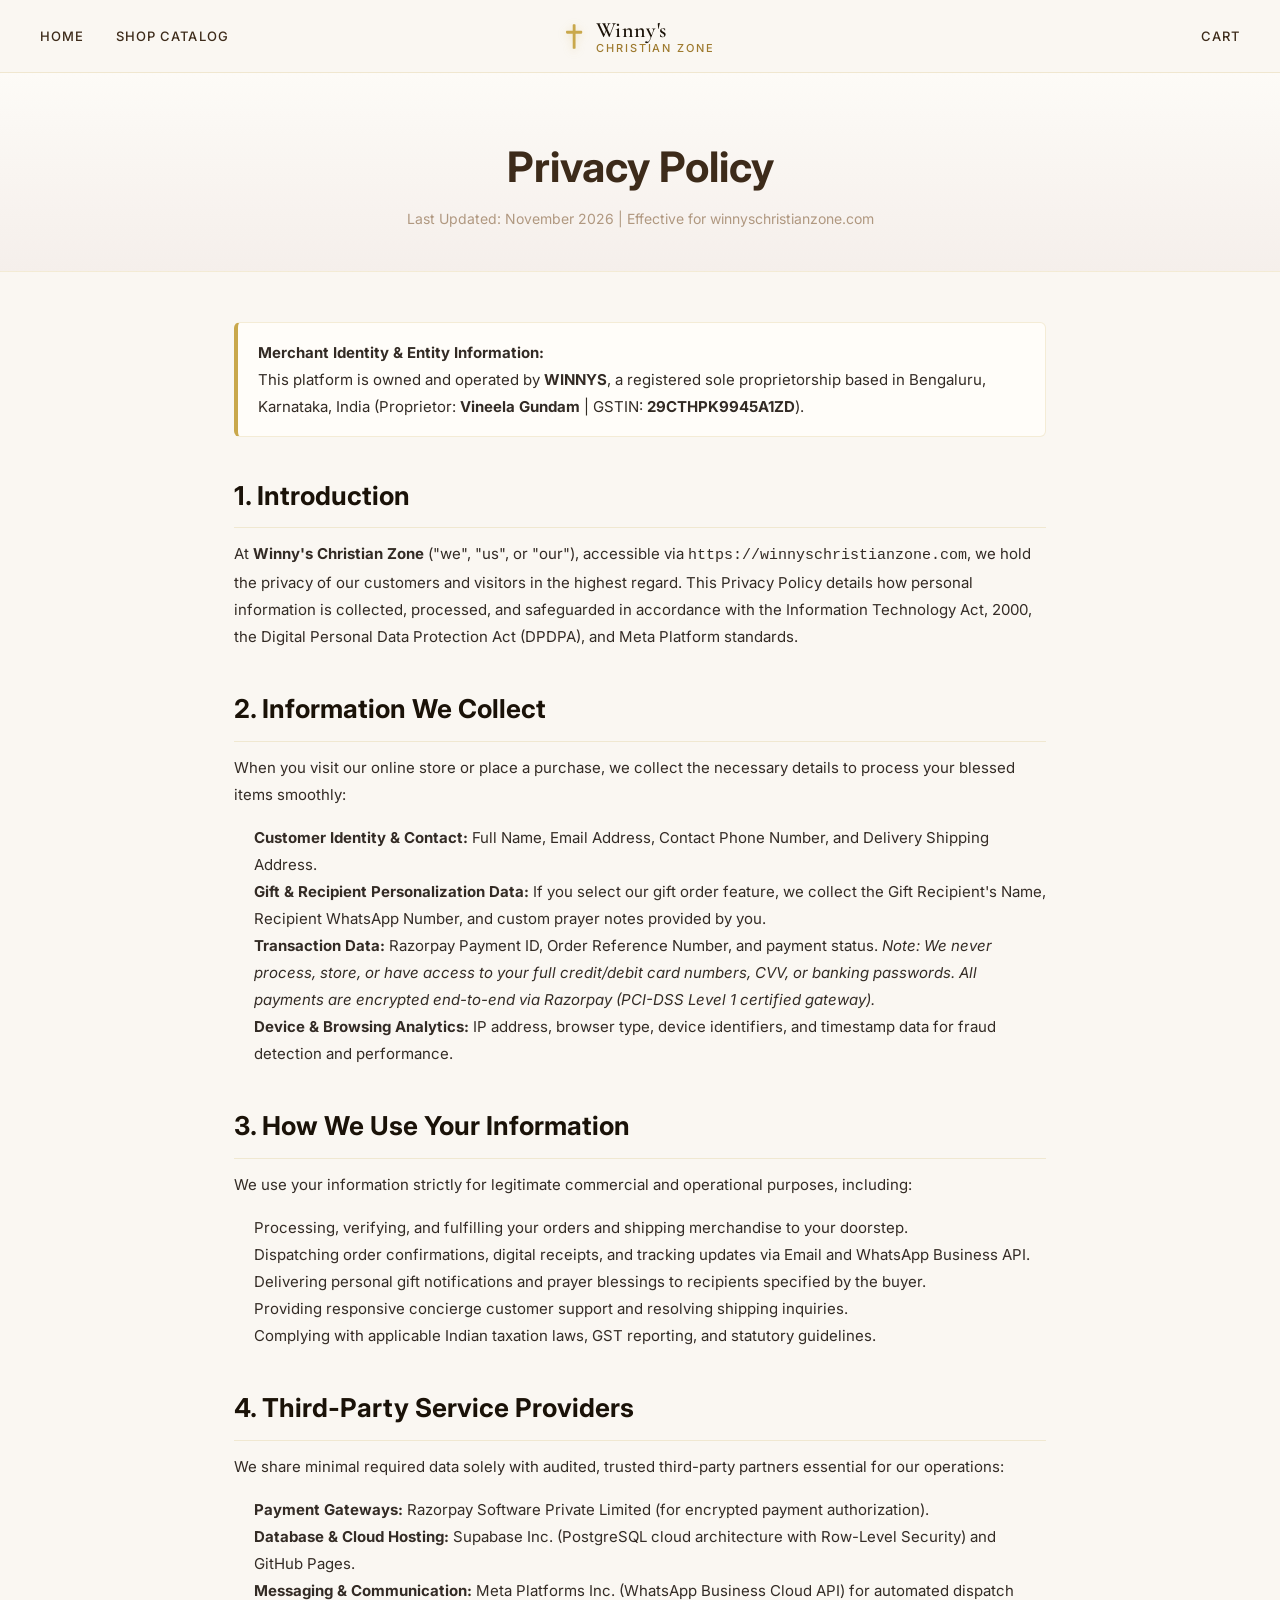
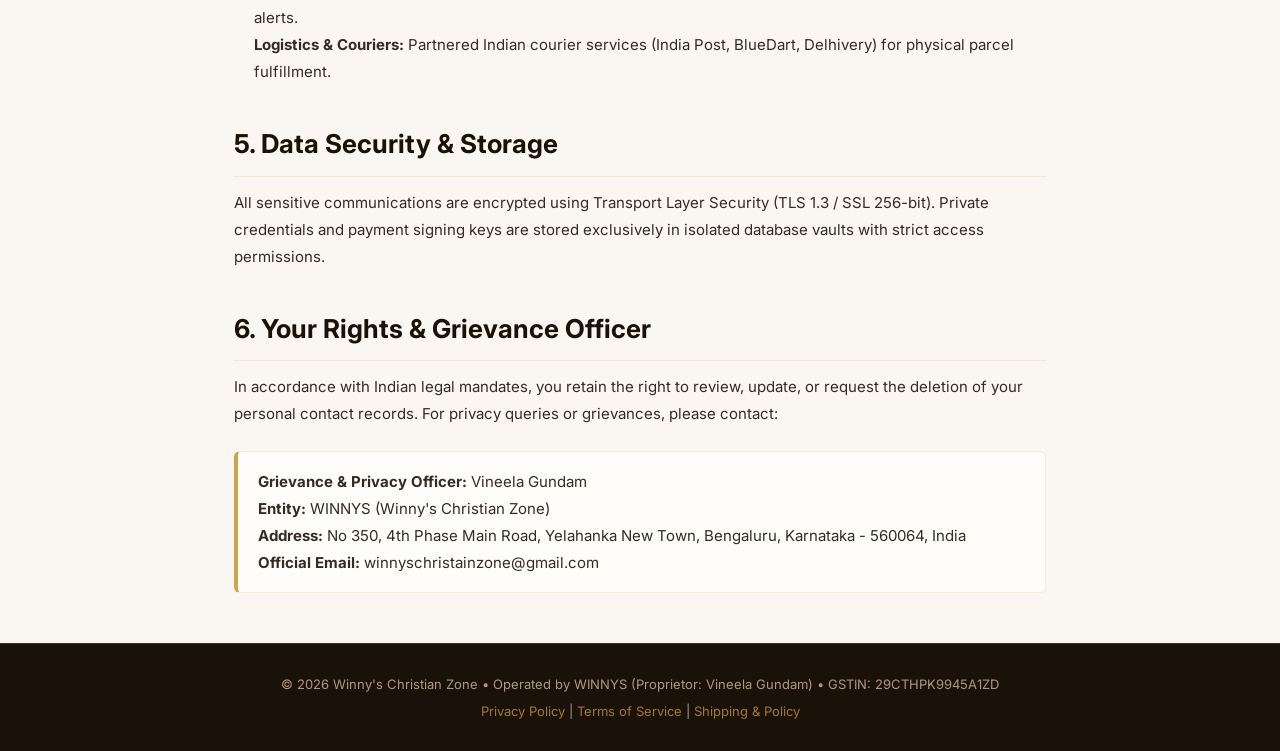
<file: privacy.html>
<!DOCTYPE html>
<html lang="en">
<head>
  <meta charset="UTF-8" />
  <meta name="viewport" content="width=device-width, initial-scale=1.0" />
  <title>Privacy Policy | Winny's Christian Zone</title>
  <link rel="preconnect" href="https://fonts.googleapis.com" />
  <link rel="preconnect" href="https://fonts.gstatic.com" crossorigin />
  <link href="https://fonts.googleapis.com/css2?family=Cormorant+Garamond:ital,wght@0,300;0,400;0,500;0,600;0,700;1,300;1,400;1,500&family=Inter:wght@300;400;500;600&family=Sacramento&display=swap" rel="stylesheet" />
  <link rel="stylesheet" href="style.css?v=3.9" />
  <style>
    .legal-page-hero {
      background: linear-gradient(180deg, #FDFBF7 0%, #F5EFEB 100%);
      padding: 60px 0 40px;
      border-bottom: 1px solid var(--border);
      text-align: center;
    }
    .legal-content {
      max-width: 860px;
      margin: 50px auto;
      padding: 0 24px;
      line-height: 1.8;
      color: #332B25;
      font-size: 15px;
    }
    .legal-content h2 {
      font-family: var(--font-serif);
      font-size: 26px;
      color: var(--dark);
      margin: 36px 0 12px;
      border-bottom: 1px solid var(--border);
      padding-bottom: 8px;
    }
    .legal-content h3 {
      font-size: 17px;
      color: var(--gold-dark);
      margin: 20px 0 8px;
    }
    .legal-content p, .legal-content ul {
      margin-bottom: 16px;
    }
    .legal-content ul {
      padding-left: 20px;
    }
    .legal-badge-card {
      background: #FFFDF9;
      border: 1px solid var(--border);
      border-left: 4px solid var(--gold);
      padding: 16px 20px;
      border-radius: 6px;
      margin: 24px 0;
    }
  </style>
</head>
<body>
  <header class="header" id="header">
    <div class="header-inner">
      <nav class="nav-left">
        <a href="index.html" class="nav-link">Home</a>
        <a href="collections.html" class="nav-link">Shop Catalog</a>
      </nav>
      <a href="index.html" class="logo">
        <span class="logo-cross"><svg class="cross-icon" viewBox="0 0 20 26" fill="currentColor" xmlns="http://www.w3.org/2000/svg"><path d="M8.5 1C8.5 0.45 8.95 0 9.5 0H10.5C11.05 0 11.5 0.45 11.5 1V7H17.5C18.05 7 18.5 7.45 18.5 8V9C18.5 9.55 18.05 10 17.5 10H11.5V25C11.5 25.55 11.05 26 10.5 26H9.5C8.95 26 8.5 25.55 8.5 25V10H2.5C1.95 10 1.5 9.55 1.5 9V8C1.5 7.45 1.95 7 2.5 7H8.5V1Z"/></svg></span>
        <div class="logo-text">
          <span class="logo-name">Winny's</span>
          <span class="logo-sub">Christian Zone</span>
        </div>
      </a>
      <nav class="nav-right">
        <a href="cart.html" class="nav-link">Cart</a>
      </nav>
    </div>
  </header>

  <div class="legal-page-hero">
    <div class="container">
      <h1 class="page-title" style="font-family: var(--font-serif); font-size: 42px; margin-bottom: 8px;">Privacy Policy</h1>
      <p style="color: var(--text-muted); font-size: 14px;">Last Updated: November 2026 | Effective for winnyschristianzone.com</p>
    </div>
  </div>

  <main class="legal-content">
    <div class="legal-badge-card">
      <strong>Merchant Identity & Entity Information:</strong><br/>
      This platform is owned and operated by <strong>WINNYS</strong>, a registered sole proprietorship based in Bengaluru, Karnataka, India (Proprietor: <strong>Vineela Gundam</strong> | GSTIN: <strong>29CTHPK9945A1ZD</strong>).
    </div>

    <h2>1. Introduction</h2>
    <p>At <strong>Winny's Christian Zone</strong> ("we", "us", or "our"), accessible via <code>https://winnyschristianzone.com</code>, we hold the privacy of our customers and visitors in the highest regard. This Privacy Policy details how personal information is collected, processed, and safeguarded in accordance with the Information Technology Act, 2000, the Digital Personal Data Protection Act (DPDPA), and Meta Platform standards.</p>

    <h2>2. Information We Collect</h2>
    <p>When you visit our online store or place a purchase, we collect the necessary details to process your blessed items smoothly:</p>
    <ul>
      <li><strong>Customer Identity & Contact:</strong> Full Name, Email Address, Contact Phone Number, and Delivery Shipping Address.</li>
      <li><strong>Gift & Recipient Personalization Data:</strong> If you select our gift order feature, we collect the Gift Recipient's Name, Recipient WhatsApp Number, and custom prayer notes provided by you.</li>
      <li><strong>Transaction Data:</strong> Razorpay Payment ID, Order Reference Number, and payment status. <em>Note: We never process, store, or have access to your full credit/debit card numbers, CVV, or banking passwords. All payments are encrypted end-to-end via Razorpay (PCI-DSS Level 1 certified gateway).</em></li>
      <li><strong>Device & Browsing Analytics:</strong> IP address, browser type, device identifiers, and timestamp data for fraud detection and performance.</li>
    </ul>

    <h2>3. How We Use Your Information</h2>
    <p>We use your information strictly for legitimate commercial and operational purposes, including:</p>
    <ul>
      <li>Processing, verifying, and fulfilling your orders and shipping merchandise to your doorstep.</li>
      <li>Dispatching order confirmations, digital receipts, and tracking updates via Email and WhatsApp Business API.</li>
      <li>Delivering personal gift notifications and prayer blessings to recipients specified by the buyer.</li>
      <li>Providing responsive concierge customer support and resolving shipping inquiries.</li>
      <li>Complying with applicable Indian taxation laws, GST reporting, and statutory guidelines.</li>
    </ul>

    <h2>4. Third-Party Service Providers</h2>
    <p>We share minimal required data solely with audited, trusted third-party partners essential for our operations:</p>
    <ul>
      <li><strong>Payment Gateways:</strong> Razorpay Software Private Limited (for encrypted payment authorization).</li>
      <li><strong>Database & Cloud Hosting:</strong> Supabase Inc. (PostgreSQL cloud architecture with Row-Level Security) and GitHub Pages.</li>
      <li><strong>Messaging & Communication:</strong> Meta Platforms Inc. (WhatsApp Business Cloud API) for automated dispatch alerts.</li>
      <li><strong>Logistics & Couriers:</strong> Partnered Indian courier services (India Post, BlueDart, Delhivery) for physical parcel fulfillment.</li>
    </ul>

    <h2>5. Data Security & Storage</h2>
    <p>All sensitive communications are encrypted using Transport Layer Security (TLS 1.3 / SSL 256-bit). Private credentials and payment signing keys are stored exclusively in isolated database vaults with strict access permissions.</p>

    <h2>6. Your Rights & Grievance Officer</h2>
    <p>In accordance with Indian legal mandates, you retain the right to review, update, or request the deletion of your personal contact records. For privacy queries or grievances, please contact:</p>
    <div class="legal-badge-card">
      <strong>Grievance & Privacy Officer:</strong> Vineela Gundam<br/>
      <strong>Entity:</strong> WINNYS (Winny's Christian Zone)<br/>
      <strong>Address:</strong> No 350, 4th Phase Main Road, Yelahanka New Town, Bengaluru, Karnataka - 560064, India<br/>
      <strong>Official Email:</strong> <a href="mailto:winnyschristainzone@gmail.com">winnyschristainzone@gmail.com</a>
    </div>
  </main>

  <footer class="footer">
    <div class="container" style="text-align: center; padding: 30px 0; font-size: 13px; color: var(--text-muted); border-top: 1px solid var(--border);">
      <p>&copy; 2026 Winny's Christian Zone &bull; Operated by WINNYS (Proprietor: Vineela Gundam) &bull; GSTIN: 29CTHPK9945A1ZD</p>
      <p style="margin-top: 6px;"><a href="privacy.html" style="color:var(--gold-dark);">Privacy Policy</a> | <a href="terms.html" style="color:var(--gold-dark);">Terms of Service</a> | <a href="shipping-returns.html" style="color:var(--gold-dark);">Shipping &amp; Policy</a></p>
    </div>
  </footer>
</body>
</html>
</file>
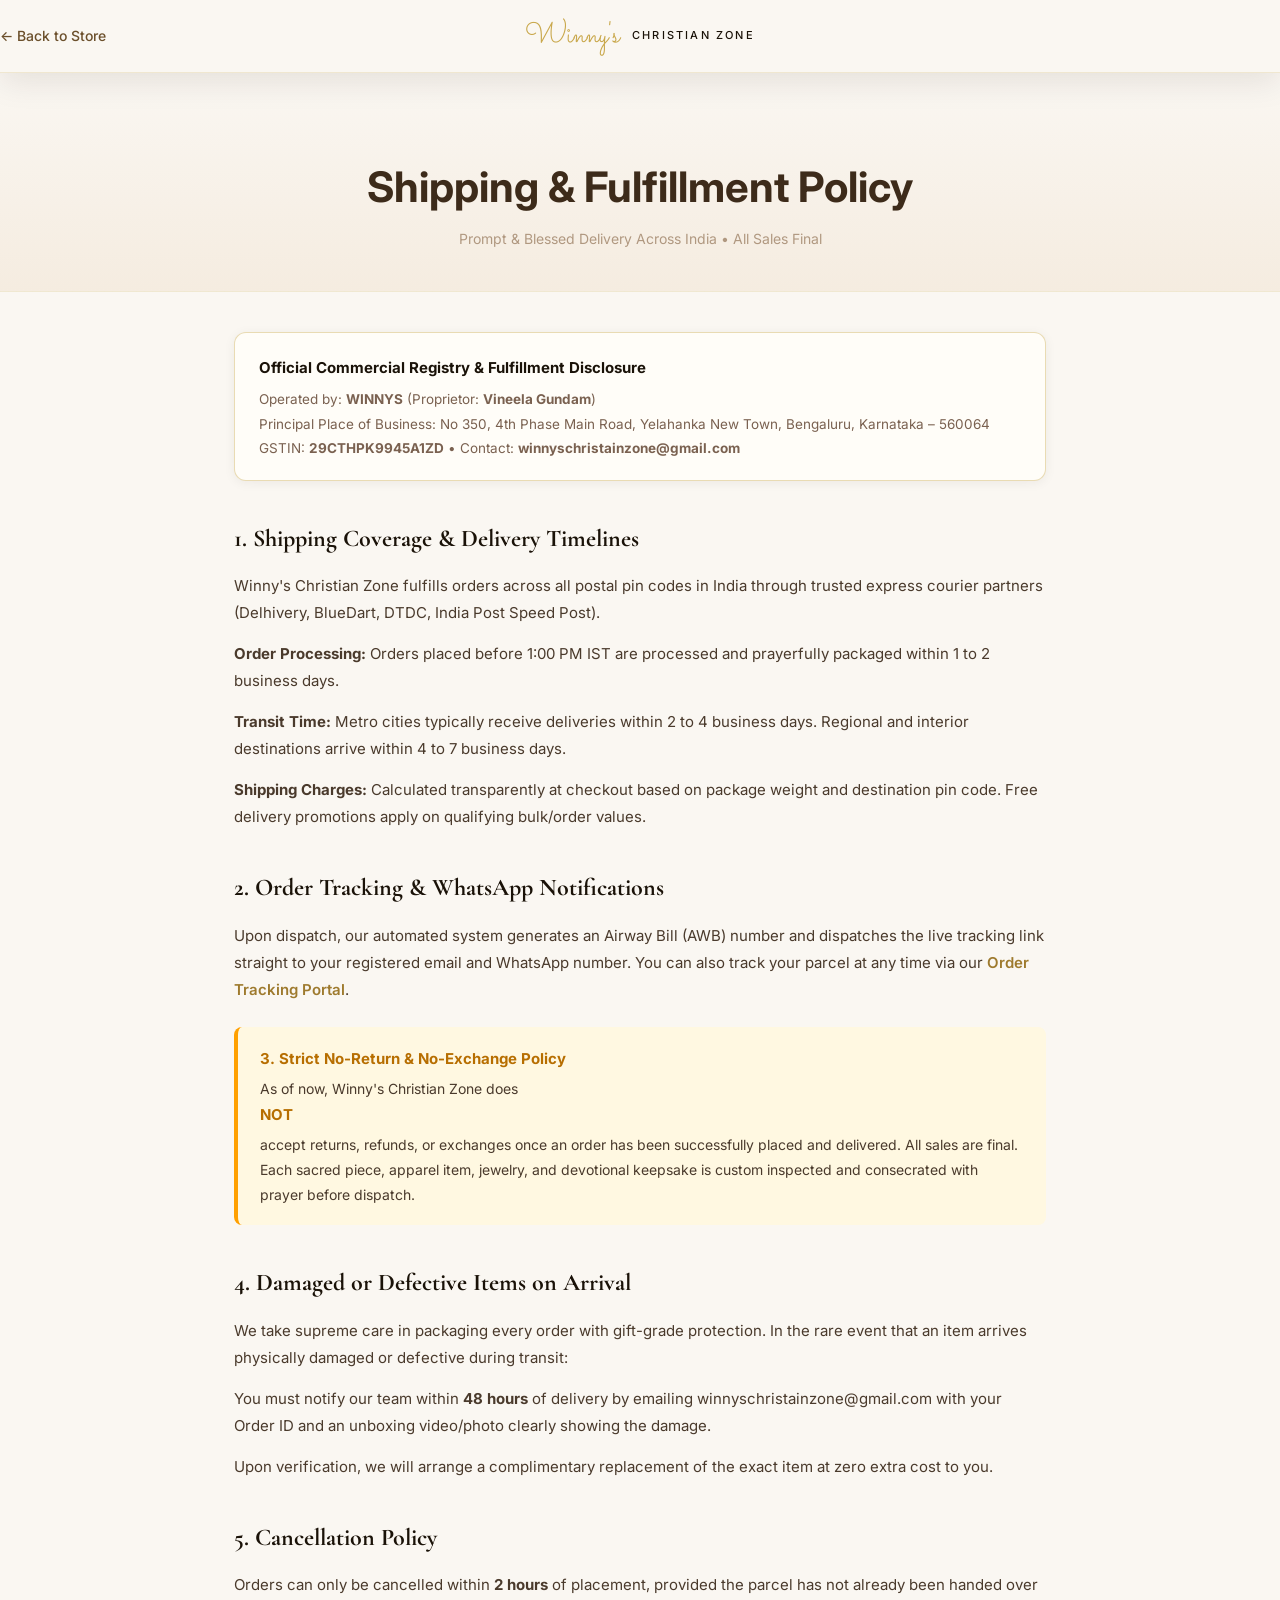
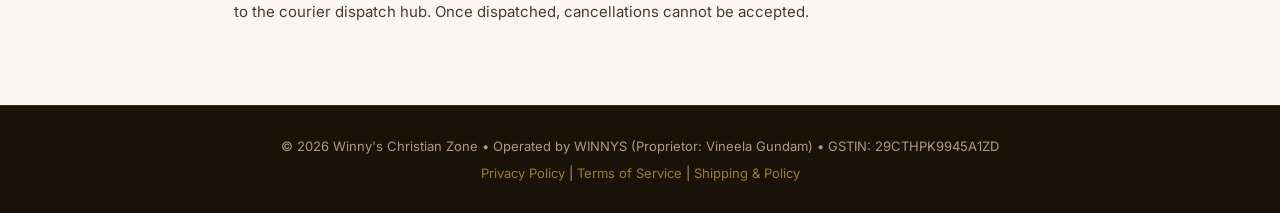
<file: shipping-returns.html>
<!DOCTYPE html>
<html lang="en">
<head>
  <meta charset="UTF-8" />
  <meta name="viewport" content="width=device-width, initial-scale=1.0" />
  <title>Shipping & No-Return Policy | Winny's Christian Zone</title>
  <link rel="preconnect" href="https://fonts.googleapis.com" />
  <link rel="preconnect" href="https://fonts.gstatic.com" crossorigin />
  <link href="https://fonts.googleapis.com/css2?family=Cormorant+Garamond:ital,wght@0,300;0,400;0,500;0,600;0,700;1,300;1,400;1,500&family=Inter:wght@300;400;500;600&family=Sacramento&display=swap" rel="stylesheet" />
  <link rel="stylesheet" href="style.css?v=4.0" />
  <style>
    .legal-content {
      max-width: 860px;
      margin: 40px auto 80px;
      padding: 0 24px;
      line-height: 1.8;
      color: var(--text);
    }
    .legal-content h1, .legal-content h2 {
      font-family: var(--font-display);
      color: var(--dark);
      margin-top: 36px;
      margin-bottom: 12px;
    }
    .legal-content p, .legal-content li {
      font-size: 15px;
      color: #4A3A2C;
      margin-bottom: 14px;
    }
    .legal-badge-card {
      background: #FFFDF8;
      border: 1px solid var(--border-strong);
      border-radius: 12px;
      padding: 20px 24px;
      margin-bottom: 30px;
      box-shadow: var(--shadow-sm);
    }
    .policy-alert-card {
      background: #FFF8E1;
      border-left: 4px solid #FFA000;
      border-radius: 8px;
      padding: 18px 22px;
      margin: 24px 0;
    }
    .policy-alert-card strong {
      color: #B76E00;
      display: block;
      margin-bottom: 4px;
      font-size: 15px;
    }
    .legal-page-hero {
      background: linear-gradient(180deg, var(--cream) 0%, #F5ECE0 100%);
      padding: 80px 0 40px;
      text-align: center;
      border-bottom: 1px solid var(--border);
    }
  </style>
</head>
<body class="legal-page">

  <!-- Header -->
  <header class="header scrolled" style="position: sticky; top: 0; background: rgba(250, 247, 242, 0.95); backdrop-filter: blur(10px); z-index: 100; border-bottom: 1px solid var(--border);">
    <div class="header-inner container" style="display: flex; justify-content: space-between; align-items: center; padding: 16px 0;">
      <a href="index.html" class="logo" style="text-decoration: none;">
        <span class="logo-script" style="font-family: var(--font-script); font-size: 30px; color: var(--gold);">Winny's</span>
        <span class="logo-sub" style="font-size: 11px; letter-spacing: 0.2em; text-transform: uppercase; display: block; color: var(--dark);">Christian Zone</span>
      </a>
      <a href="index.html" style="font-size: 14px; font-weight: 500; color: var(--brown); text-decoration: none;">&larr; Back to Store</a>
    </div>
  </header>

  <div class="legal-page-hero">
    <div class="container">
      <h1 class="page-title" style="font-family: var(--font-serif); font-size: 42px; margin-bottom: 8px;">Shipping &amp; Fulfillment Policy</h1>
      <p style="color: var(--text-muted); font-size: 14px;">Prompt &amp; Blessed Delivery Across India &bull; All Sales Final</p>
    </div>
  </div>

  <main class="legal-content">
    <div class="legal-badge-card">
      <strong style="color: var(--dark); font-size: 15px;">Official Commercial Registry &amp; Fulfillment Disclosure</strong>
      <p style="margin: 6px 0 0 0; font-size: 13.5px; color: var(--text-light);">
        Operated by: <strong>WINNYS</strong> (Proprietor: <strong>Vineela Gundam</strong>)<br/>
        Principal Place of Business: No 350, 4th Phase Main Road, Yelahanka New Town, Bengaluru, Karnataka &ndash; 560064<br/>
        GSTIN: <strong>29CTHPK9945A1ZD</strong> &bull; Contact: <strong>winnyschristainzone@gmail.com</strong>
      </p>
    </div>

    <h2>1. Shipping Coverage &amp; Delivery Timelines</h2>
    <p>Winny's Christian Zone fulfills orders across all postal pin codes in India through trusted express courier partners (Delhivery, BlueDart, DTDC, India Post Speed Post).</p>
    <ul>
      <li><strong>Order Processing:</strong> Orders placed before 1:00 PM IST are processed and prayerfully packaged within 1 to 2 business days.</li>
      <li><strong>Transit Time:</strong> Metro cities typically receive deliveries within 2 to 4 business days. Regional and interior destinations arrive within 4 to 7 business days.</li>
      <li><strong>Shipping Charges:</strong> Calculated transparently at checkout based on package weight and destination pin code. Free delivery promotions apply on qualifying bulk/order values.</li>
    </ul>

    <h2>2. Order Tracking &amp; WhatsApp Notifications</h2>
    <p>Upon dispatch, our automated system generates an Airway Bill (AWB) number and dispatches the live tracking link straight to your registered email and WhatsApp number. You can also track your parcel at any time via our <a href="track.html" style="color: var(--gold-dark); font-weight: 600;">Order Tracking Portal</a>.</p>

    <div class="policy-alert-card">
      <strong>3. Strict No-Return &amp; No-Exchange Policy</strong>
      <p style="margin: 0; font-size: 14px; color: #4A3A2C;">
        As of now, Winny's Christian Zone does <strong>NOT</strong> accept returns, refunds, or exchanges once an order has been successfully placed and delivered. All sales are final. Each sacred piece, apparel item, jewelry, and devotional keepsake is custom inspected and consecrated with prayer before dispatch.
      </p>
    </div>

    <h2>4. Damaged or Defective Items on Arrival</h2>
    <p>We take supreme care in packaging every order with gift-grade protection. In the rare event that an item arrives physically damaged or defective during transit:</p>
    <ul>
      <li>You must notify our team within <strong>48 hours</strong> of delivery by emailing <a href="mailto:winnyschristainzone@gmail.com">winnyschristainzone@gmail.com</a> with your Order ID and an unboxing video/photo clearly showing the damage.</li>
      <li>Upon verification, we will arrange a complimentary replacement of the exact item at zero extra cost to you.</li>
    </ul>

    <h2>5. Cancellation Policy</h2>
    <p>Orders can only be cancelled within <strong>2 hours</strong> of placement, provided the parcel has not already been handed over to the courier dispatch hub. Once dispatched, cancellations cannot be accepted.</p>
  </main>

  <footer class="footer">
    <div class="container" style="text-align: center; padding: 30px 0; font-size: 13px; color: var(--text-muted); border-top: 1px solid var(--border);">
      <p>&copy; 2026 Winny's Christian Zone &bull; Operated by WINNYS (Proprietor: Vineela Gundam) &bull; GSTIN: 29CTHPK9945A1ZD</p>
      <p style="margin-top: 6px;"><a href="privacy.html" style="color:var(--gold-dark);">Privacy Policy</a> | <a href="terms.html" style="color:var(--gold-dark);">Terms of Service</a> | <a href="shipping-returns.html" style="color:var(--gold-dark);">Shipping &amp; Policy</a></p>
    </div>
  </footer>
</body>
</html>
</file>
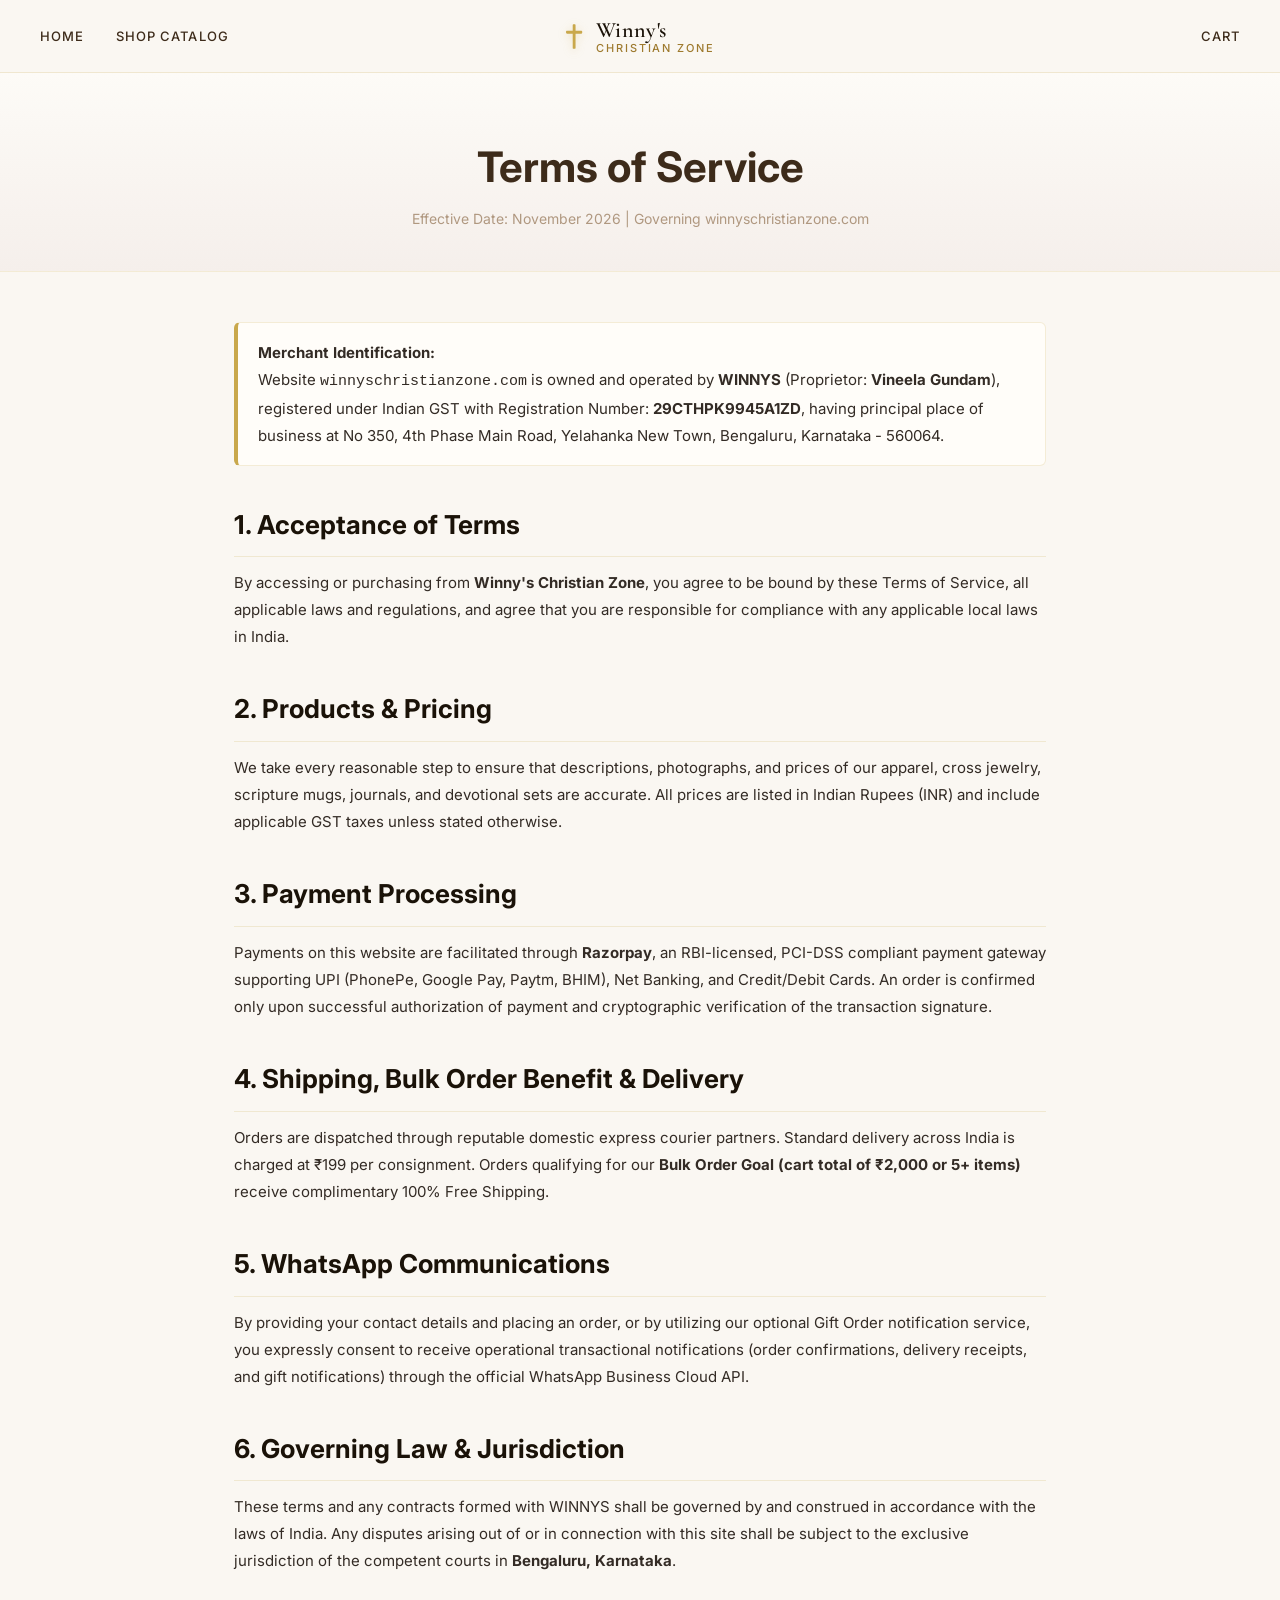
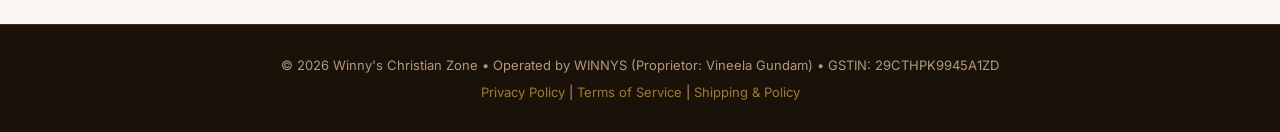
<file: terms.html>
<!DOCTYPE html>
<html lang="en">
<head>
  <meta charset="UTF-8" />
  <meta name="viewport" content="width=device-width, initial-scale=1.0" />
  <title>Terms of Service | Winny's Christian Zone</title>
  <link rel="preconnect" href="https://fonts.googleapis.com" />
  <link rel="preconnect" href="https://fonts.gstatic.com" crossorigin />
  <link href="https://fonts.googleapis.com/css2?family=Cormorant+Garamond:ital,wght@0,300;0,400;0,500;0,600;0,700;1,300;1,400;1,500&family=Inter:wght@300;400;500;600&family=Sacramento&display=swap" rel="stylesheet" />
  <link rel="stylesheet" href="style.css?v=3.9" />
  <style>
    .legal-page-hero {
      background: linear-gradient(180deg, #FDFBF7 0%, #F5EFEB 100%);
      padding: 60px 0 40px;
      border-bottom: 1px solid var(--border);
      text-align: center;
    }
    .legal-content {
      max-width: 860px;
      margin: 50px auto;
      padding: 0 24px;
      line-height: 1.8;
      color: #332B25;
      font-size: 15px;
    }
    .legal-content h2 {
      font-family: var(--font-serif);
      font-size: 26px;
      color: var(--dark);
      margin: 36px 0 12px;
      border-bottom: 1px solid var(--border);
      padding-bottom: 8px;
    }
    .legal-content p, .legal-content ul {
      margin-bottom: 16px;
    }
    .legal-content ul {
      padding-left: 20px;
    }
    .legal-badge-card {
      background: #FFFDF9;
      border: 1px solid var(--border);
      border-left: 4px solid var(--gold);
      padding: 16px 20px;
      border-radius: 6px;
      margin: 24px 0;
    }
  </style>
</head>
<body>
  <header class="header" id="header">
    <div class="header-inner">
      <nav class="nav-left">
        <a href="index.html" class="nav-link">Home</a>
        <a href="collections.html" class="nav-link">Shop Catalog</a>
      </nav>
      <a href="index.html" class="logo">
        <span class="logo-cross"><svg class="cross-icon" viewBox="0 0 20 26" fill="currentColor" xmlns="http://www.w3.org/2000/svg"><path d="M8.5 1C8.5 0.45 8.95 0 9.5 0H10.5C11.05 0 11.5 0.45 11.5 1V7H17.5C18.05 7 18.5 7.45 18.5 8V9C18.5 9.55 18.05 10 17.5 10H11.5V25C11.5 25.55 11.05 26 10.5 26H9.5C8.95 26 8.5 25.55 8.5 25V10H2.5C1.95 10 1.5 9.55 1.5 9V8C1.5 7.45 1.95 7 2.5 7H8.5V1Z"/></svg></span>
        <div class="logo-text">
          <span class="logo-name">Winny's</span>
          <span class="logo-sub">Christian Zone</span>
        </div>
      </a>
      <nav class="nav-right">
        <a href="cart.html" class="nav-link">Cart</a>
      </nav>
    </div>
  </header>

  <div class="legal-page-hero">
    <div class="container">
      <h1 class="page-title" style="font-family: var(--font-serif); font-size: 42px; margin-bottom: 8px;">Terms of Service</h1>
      <p style="color: var(--text-muted); font-size: 14px;">Effective Date: November 2026 | Governing winnyschristianzone.com</p>
    </div>
  </div>

  <main class="legal-content">
    <div class="legal-badge-card">
      <strong>Merchant Identification:</strong><br/>
      Website <code>winnyschristianzone.com</code> is owned and operated by <strong>WINNYS</strong> (Proprietor: <strong>Vineela Gundam</strong>), registered under Indian GST with Registration Number: <strong>29CTHPK9945A1ZD</strong>, having principal place of business at No 350, 4th Phase Main Road, Yelahanka New Town, Bengaluru, Karnataka - 560064.
    </div>

    <h2>1. Acceptance of Terms</h2>
    <p>By accessing or purchasing from <strong>Winny's Christian Zone</strong>, you agree to be bound by these Terms of Service, all applicable laws and regulations, and agree that you are responsible for compliance with any applicable local laws in India.</p>

    <h2>2. Products & Pricing</h2>
    <p>We take every reasonable step to ensure that descriptions, photographs, and prices of our apparel, cross jewelry, scripture mugs, journals, and devotional sets are accurate. All prices are listed in Indian Rupees (INR) and include applicable GST taxes unless stated otherwise.</p>

    <h2>3. Payment Processing</h2>
    <p>Payments on this website are facilitated through <strong>Razorpay</strong>, an RBI-licensed, PCI-DSS compliant payment gateway supporting UPI (PhonePe, Google Pay, Paytm, BHIM), Net Banking, and Credit/Debit Cards. An order is confirmed only upon successful authorization of payment and cryptographic verification of the transaction signature.</p>

    <h2>4. Shipping, Bulk Order Benefit & Delivery</h2>
    <p>Orders are dispatched through reputable domestic express courier partners. Standard delivery across India is charged at ₹199 per consignment. Orders qualifying for our <strong>Bulk Order Goal (cart total of ₹2,000 or 5+ items)</strong> receive complimentary 100% Free Shipping.</p>

    <h2>5. WhatsApp Communications</h2>
    <p>By providing your contact details and placing an order, or by utilizing our optional Gift Order notification service, you expressly consent to receive operational transactional notifications (order confirmations, delivery receipts, and gift notifications) through the official WhatsApp Business Cloud API.</p>

    <h2>6. Governing Law & Jurisdiction</h2>
    <p>These terms and any contracts formed with WINNYS shall be governed by and construed in accordance with the laws of India. Any disputes arising out of or in connection with this site shall be subject to the exclusive jurisdiction of the competent courts in <strong>Bengaluru, Karnataka</strong>.</p>
  </main>

  <footer class="footer">
    <div class="container" style="text-align: center; padding: 30px 0; font-size: 13px; color: var(--text-muted); border-top: 1px solid var(--border);">
      <p>&copy; 2026 Winny's Christian Zone &bull; Operated by WINNYS (Proprietor: Vineela Gundam) &bull; GSTIN: 29CTHPK9945A1ZD</p>
      <p style="margin-top: 6px;"><a href="privacy.html" style="color:var(--gold-dark);">Privacy Policy</a> | <a href="terms.html" style="color:var(--gold-dark);">Terms of Service</a> | <a href="shipping-returns.html" style="color:var(--gold-dark);">Shipping &amp; Policy</a></p>
    </div>
  </footer>
</body>
</html>
</file>
<file: style.css>
/* ============================================
   WINNY'S CHRISTIAN ZONE — style.css
   ============================================ */

/* ---------- CSS Variables ---------- */
:root {
  --cream: #FAF7F2;
  --cream-dark: #F2EDE3;
  --ivory: #FFFDF8;
  --warm-white: #FEFCF8;
  --gold: #C9A84C;
  --gold-light: #E8C97A;
  --gold-dark: #9E7A2E;
  --brown: #6B4F2B;
  --brown-light: #9C7A52;
  --dark: #1A1208;
  --dark-mid: #2D2010;
  --text: #3D2B1A;
  --text-light: #7A6150;
  --text-muted: #B09880;
  --purple: #5C3D7A;
  --purple-light: #8A6BAD;
  --border: rgba(201, 168, 76, 0.2);
  --border-strong: rgba(201, 168, 76, 0.4);
  --shadow-sm: 0 2px 12px rgba(42, 20, 5, 0.06);
  --shadow-md: 0 8px 32px rgba(42, 20, 5, 0.1);
  --shadow-lg: 0 20px 60px rgba(42, 20, 5, 0.15);
  --shadow-gold: 0 4px 20px rgba(201, 168, 76, 0.25);
  --font-display: 'Cormorant Garamond', Georgia, serif;
  --font-body: 'Inter', -apple-system, sans-serif;
  --font-script: 'Sacramento', cursive;
  --radius-sm: 6px;
  --radius-md: 12px;
  --radius-lg: 20px;
  --radius-full: 999px;
  --transition: 0.3s ease;
  --transition-slow: 0.6s ease;
}

/* ---------- Reset & Base ---------- */
*, *::before, *::after { box-sizing: border-box; margin: 0; padding: 0; }

html { scroll-behavior: smooth; font-size: 16px; }

body {
  font-family: var(--font-body);
  background: var(--cream);
  color: var(--text);
  line-height: 1.6;
  overflow-x: hidden;
}

img { max-width: 100%; height: auto; display: block; }
a { text-decoration: none; color: inherit; }
button { cursor: pointer; border: none; background: none; font-family: inherit; }
ul { list-style: none; }

/* ---------- Container ---------- */
.container {
  max-width: 1280px;
  margin: 0 auto;
  padding: 0 40px;
}

/* ============================================
   ANNOUNCEMENT BAR
   ============================================ */
.announcement-bar {
  background: var(--dark);
  color: #E8D5B5;
  font-family: var(--font-body);
  font-size: 12px;
  font-weight: 400;
  letter-spacing: 0.08em;
  height: 40px;
  overflow: hidden;
  position: relative;
}

.announcement-content {
  display: flex;
  align-items: center;
  gap: 24px;
  white-space: nowrap;
  animation: marqueeScroll 25s linear infinite;
  height: 100%;
  width: max-content;
}

.announcement-content span { display: inline-flex; align-items: center; }
.announcement-icon { color: var(--gold); font-size: 10px; }
.announcement-content strong { color: var(--gold-light); letter-spacing: 0.12em; }

@keyframes marqueeScroll {
  0% { transform: translateX(0); }
  100% { transform: translateX(-50%); }
}

/* ============================================
   SPLASH SCREEN
   ============================================ */
.splash-screen {
  position: fixed;
  inset: 0;
  z-index: 999999;
  background: #ffffff;
  display: flex;
  align-items: center;
  justify-content: center;
  opacity: 1;
  visibility: visible;
  transition: opacity 0.8s cubic-bezier(0.4, 0, 0.2, 1), visibility 0.8s cubic-bezier(0.4, 0, 0.2, 1);
  pointer-events: all;
}

.splash-screen.fade-out {
  opacity: 0;
  visibility: hidden;
  pointer-events: none;
}

.splash-logo {
  display: flex;
  align-items: center;
  gap: 14px;
  animation: splashLogoIn 0.8s cubic-bezier(0.16, 1, 0.3, 1) forwards;
}

@keyframes splashLogoIn {
  from {
    opacity: 0;
    transform: scale(0.95) translateY(4px);
  }
  to {
    opacity: 1;
    transform: scale(1) translateY(0);
  }
}

.cross-icon {
  display: block;
  flex-shrink: 0;
  fill: currentColor;
}

.cross-icon.inline-cross {
  display: inline-block;
  vertical-align: -2px;
  width: 12px;
  height: 16px;
  margin-right: 4px;
}

.trust-strip-cross {
  display: inline-flex;
  vertical-align: middle;
  margin-right: 4px;
  color: var(--gold);
}
.trust-strip-cross .cross-icon {
  width: 12px;
  height: 16px;
}

.toast-icon .cross-icon {
  width: 13px;
  height: 17px;
  display: inline-block;
  vertical-align: -2px;
}

.splash-logo-cross {
  display: inline-flex;
  align-items: center;
  justify-content: center;
  color: var(--gold);
  line-height: 1;
  filter: drop-shadow(0 2px 6px rgba(201, 168, 76, 0.35));
  flex-shrink: 0;
}

.splash-logo-cross .cross-icon {
  width: 25px;
  height: 33px;
}

.splash-logo-text {
  display: flex;
  flex-direction: column;
  line-height: 1.1;
}

.splash-logo-name {
  font-family: var(--font-display);
  font-size: 26px;
  font-weight: 600;
  letter-spacing: 0.02em;
  color: var(--dark);
}

.splash-logo-sub {
  font-family: var(--font-body);
  font-size: 12px;
  font-weight: 500;
  letter-spacing: 0.2em;
  text-transform: uppercase;
  color: var(--gold-dark);
  margin-top: 3px;
}

/* ============================================
   HEADER
   ============================================ */
.header {
  position: sticky;
  top: 0;
  left: 0;
  right: 0;
  z-index: 1000;
  background: rgba(250, 247, 242, 0.95);
  backdrop-filter: blur(20px);
  -webkit-backdrop-filter: blur(20px);
  border-bottom: 1px solid var(--border);
  transition: box-shadow var(--transition), background var(--transition);
}

.header.scrolled {
  box-shadow: var(--shadow-md);
  background: rgba(250, 247, 242, 0.98);
}

.header-inner {
  max-width: 1280px;
  margin: 0 auto;
  padding: 0 40px;
  height: 72px;
  display: flex;
  align-items: center;
  position: relative;
  gap: 20px;
}

/* Logo */
.logo {
  position: absolute;
  left: 50%;
  transform: translateX(-50%);
  display: flex;
  align-items: center;
  gap: 12px;
  text-decoration: none;
  color: var(--dark);
  transition: opacity var(--transition);
  white-space: nowrap;
}
.logo:hover { opacity: 0.8; }

.logo-cross {
  display: inline-flex;
  align-items: center;
  justify-content: center;
  color: var(--gold);
  line-height: 1;
  filter: drop-shadow(0 2px 4px rgba(201,168,76,0.3));
  flex-shrink: 0;
}

.logo-cross .cross-icon {
  width: 19px;
  height: 25px;
}

.logo-text {
  display: flex;
  flex-direction: column;
  line-height: 1.1;
}

.logo-name {
  font-family: var(--font-display);
  font-size: 22px;
  font-weight: 600;
  letter-spacing: 0.02em;
  color: var(--dark);
}

.logo-sub {
  font-family: var(--font-body);
  font-size: 11px;
  font-weight: 500;
  letter-spacing: 0.18em;
  text-transform: uppercase;
  color: var(--gold-dark);
}

/* Nav */
.nav-left { display: flex; align-items: center; gap: 32px; flex-shrink: 0; }
.nav-right { display: flex; align-items: center; gap: 32px; margin-left: auto; flex-shrink: 0; }

.nav-link {
  font-family: var(--font-body);
  font-size: 13px;
  font-weight: 500;
  letter-spacing: 0.08em;
  text-transform: uppercase;
  color: var(--text);
  position: relative;
  transition: color var(--transition);
  padding: 4px 0;
}

.nav-link::after {
  content: '';
  position: absolute;
  bottom: -2px;
  left: 0;
  width: 0;
  height: 1px;
  background: var(--gold);
  transition: width var(--transition);
}

.nav-link:hover { color: var(--gold-dark); }
.nav-link:hover::after { width: 100%; }

/* Header Actions */
.header-actions { 
  display: flex; 
  align-items: center; 
  gap: 12px; 
  flex-shrink: 0; 
}

.icon-btn {
  min-width: 40px;
  height: 40px;
  display: inline-flex;
  align-items: center;
  justify-content: center;
  border-radius: var(--radius-full);
  color: var(--text);
  transition: all var(--transition);
  position: relative;
  background: transparent;
  border: none;
  cursor: pointer;
  padding: 0;
  text-decoration: none;
}

.icon-btn:hover {
  color: var(--gold-dark);
  background: rgba(201, 168, 76, 0.1);
}

.auth-avatar-circle.auth-avatar-btn {
  width: 32px;
  height: 32px;
  border-radius: 50%;
  border: 1.5px solid var(--gold, #C9A84C);
  display: flex;
  align-items: center;
  justify-content: center;
  overflow: hidden;
  box-shadow: 0 1px 4px rgba(28, 25, 23, 0.08);
  transition: transform 0.2s cubic-bezier(0.16, 1, 0.3, 1), border-color 0.2s ease, box-shadow 0.2s ease;
  background: #FFFFFF;
}

.icon-btn:hover .auth-avatar-circle.auth-avatar-btn {
  transform: scale(1.06);
  border-color: var(--gold-dark, #A8862A);
  box-shadow: 0 2px 8px rgba(201, 168, 76, 0.35);
}

.auth-avatar-btn .auth-avatar-img {
  width: 100%;
  height: 100%;
  border-radius: 50%;
  object-fit: cover;
  display: block;
}

.auth-avatar-btn.auth-avatar-default {
  background: rgba(201, 168, 76, 0.12);
  color: var(--gold-dark, #A8862A);
}


.cart-count {
  position: absolute;
  top: 4px;
  right: 4px;
  background: var(--gold);
  color: var(--dark);
  font-size: 9px;
  font-weight: 700;
  width: 16px;
  height: 16px;
  border-radius: 50%;
  display: flex;
  align-items: center;
  justify-content: center;
  line-height: 1;
  transition: transform var(--transition);
}

.cart-count.bump { animation: bump 0.3s ease; }
@keyframes bump { 0%,100%{transform:scale(1)} 50%{transform:scale(1.4)} }

/* Mobile Menu Button */
.mobile-menu-btn {
  display: none;
  flex-direction: column;
  gap: 5px;
  padding: 8px;
  border-radius: var(--radius-sm);
  transition: background var(--transition);
}
.mobile-menu-btn:hover { background: rgba(201,168,76,0.1); }
.mobile-menu-btn span {
  display: block;
  width: 22px;
  height: 2px;
  background: var(--dark);
  border-radius: 2px;
  transition: all var(--transition);
}

/* ============================================
   DROPDOWN
   ============================================ */
.dropdown-menu {
  position: absolute;
  top: 100%;
  left: 0;
  right: 0;
  background: var(--ivory);
  border-top: 1px solid var(--border);
  border-bottom: 1px solid var(--border);
  box-shadow: var(--shadow-lg);
  opacity: 0;
  visibility: hidden;
  transform: translateY(-8px);
  transition: all var(--transition);
  z-index: 999;
}

.dropdown-menu.open {
  opacity: 1;
  visibility: visible;
  transform: translateY(0);
}

.dropdown-inner {
  max-width: 1280px;
  margin: 0 auto;
  padding: 40px;
  display: grid;
  grid-template-columns: repeat(3, 1fr);
  gap: 40px;
}

.dropdown-col h4 {
  font-family: var(--font-body);
  font-size: 10px;
  font-weight: 600;
  letter-spacing: 0.18em;
  text-transform: uppercase;
  color: var(--gold-dark);
  margin-bottom: 16px;
  padding-bottom: 8px;
  border-bottom: 1px solid var(--border);
}

.dropdown-col a {
  display: block;
  font-family: var(--font-display);
  font-size: 17px;
  font-weight: 400;
  color: var(--text);
  padding: 6px 0;
  transition: all var(--transition);
  border-bottom: 1px solid transparent;
}

.dropdown-col a:hover {
  color: var(--gold-dark);
  padding-left: 8px;
}

/* ============================================
   MOBILE NAV
   ============================================ */
.mobile-nav {
  position: fixed;
  top: 0;
  left: -320px;
  width: 300px;
  height: 100vh;
  background: var(--ivory);
  z-index: 2000;
  padding: 80px 32px 40px;
  transition: left var(--transition-slow);
  overflow-y: auto;
  box-shadow: var(--shadow-lg);
}

.mobile-nav.open { left: 0; }

.mobile-nav-close {
  position: absolute;
  top: 20px;
  right: 20px;
  font-size: 20px;
  color: var(--text);
  padding: 8px;
  border-radius: 50%;
  transition: all var(--transition);
}
.mobile-nav-close:hover { background: rgba(201,168,76,0.1); color: var(--gold-dark); }

.mobile-nav-logo {
  display: flex;
  align-items: center;
  gap: 10px;
  font-family: var(--font-display);
  font-size: 20px;
  font-weight: 600;
  color: var(--gold-dark);
  margin-bottom: 32px;
  padding-bottom: 20px;
  border-bottom: 1px solid var(--border);
}

.mobile-nav-logo .cross-icon {
  width: 16px;
  height: 21px;
  color: var(--gold);
}

.mobile-nav-link {
  display: block;
  font-family: var(--font-display);
  font-size: 20px;
  font-weight: 400;
  color: var(--text);
  padding: 14px 0;
  border-bottom: 1px solid var(--border);
  transition: all var(--transition);
}

.mobile-nav-link:hover { color: var(--gold-dark); padding-left: 12px; }

.mobile-nav-overlay {
  position: fixed;
  inset: 0;
  background: rgba(0,0,0,0.5);
  z-index: 1999;
  opacity: 0;
  visibility: hidden;
  transition: all var(--transition);
}
.mobile-nav-overlay.open { opacity: 1; visibility: visible; }

/* ============================================
   SEARCH OVERLAY
   ============================================ */
.search-overlay {
  position: fixed;
  inset: 0;
  background: rgba(26, 18, 8, 0.97);
  z-index: 3000;
  display: flex;
  align-items: center;
  justify-content: center;
  opacity: 0;
  visibility: hidden;
  transition: all var(--transition);
}
.search-overlay.open { opacity: 1; visibility: visible; }

.search-close {
  position: absolute;
  top: 30px;
  right: 40px;
  color: rgba(255,255,255,0.6);
  font-size: 24px;
  transition: color var(--transition);
}
.search-close:hover { color: var(--gold); }

.search-inner {
  text-align: center;
  width: 100%;
  max-width: 600px;
  padding: 40px;
}

.search-label {
  font-family: var(--font-display);
  font-size: 14px;
  font-weight: 300;
  letter-spacing: 0.15em;
  text-transform: uppercase;
  color: rgba(255,255,255,0.5);
  margin-bottom: 24px;
}

.search-input-wrap {
  display: flex;
  align-items: center;
  border-bottom: 1px solid rgba(201,168,76,0.5);
  padding-bottom: 12px;
  gap: 12px;
}

.search-input {
  flex: 1;
  background: transparent;
  border: none;
  outline: none;
  font-family: var(--font-display);
  font-size: 32px;
  font-weight: 300;
  color: white;
  letter-spacing: 0.02em;
}
.search-input::placeholder { color: rgba(255,255,255,0.25); }

.search-submit {
  color: rgba(255,255,255,0.5);
  transition: color var(--transition);
  padding: 4px;
}
.search-submit:hover { color: var(--gold); }

.search-suggestions {
  display: flex;
  align-items: center;
  gap: 10px;
  margin-top: 24px;
  flex-wrap: wrap;
  justify-content: center;
}

.search-suggestions span {
  font-size: 12px;
  letter-spacing: 0.1em;
  text-transform: uppercase;
  color: rgba(255,255,255,0.4);
}

.search-tag {
  font-size: 12px;
  color: rgba(255,255,255,0.7);
  border: 1px solid rgba(201,168,76,0.3);
  padding: 6px 14px;
  border-radius: var(--radius-full);
  transition: all var(--transition);
  letter-spacing: 0.05em;
}
.search-tag:hover { border-color: var(--gold); color: var(--gold); background: rgba(201,168,76,0.1); }

/* ============================================
   BUTTONS
   ============================================ */
.btn {
  display: inline-flex;
  align-items: center;
  justify-content: center;
  gap: 8px;
  padding: 14px 32px;
  border-radius: var(--radius-full);
  font-family: var(--font-body);
  font-size: 12px;
  font-weight: 600;
  letter-spacing: 0.12em;
  text-transform: uppercase;
  transition: all var(--transition);
  cursor: pointer;
  border: none;
  position: relative;
  overflow: hidden;
  white-space: nowrap;
}

.btn::before {
  content: '';
  position: absolute;
  inset: 0;
  background: rgba(255,255,255,0.15);
  opacity: 0;
  transition: opacity var(--transition);
}
.btn:hover::before { opacity: 1; }

.btn-primary {
  background: linear-gradient(135deg, var(--gold), var(--gold-dark));
  color: var(--dark);
  box-shadow: var(--shadow-gold);
}
.btn-primary:hover {
  transform: translateY(-2px);
  box-shadow: 0 8px 32px rgba(201, 168, 76, 0.4);
}

.btn-ghost {
  background: transparent;
  color: white;
  border: 1px solid rgba(255,255,255,0.6);
}
.btn-ghost:hover {
  background: rgba(255,255,255,0.1);
  border-color: white;
}

.btn-outline {
  background: transparent;
  color: var(--text);
  border: 1.5px solid var(--border-strong);
}
.btn-outline:hover {
  background: var(--gold);
  color: var(--dark);
  border-color: var(--gold);
  transform: translateY(-2px);
}

.btn-outline-dark {
  background: transparent;
  color: var(--dark);
  border: 1.5px solid rgba(42,20,5,0.3);
}
.btn-outline-dark:hover {
  background: var(--dark);
  color: white;
  border-color: var(--dark);
}

/* ============================================
   HERO SECTION
   ============================================ */
.hero {
  position: relative;
  height: 95vh;
  min-height: 600px;
  display: flex;
  align-items: center;
  overflow: hidden;
}

.hero-image-wrap {
  position: absolute;
  inset: 0;
}

.hero-image {
  width: 100%;
  height: 100%;
  object-fit: cover;
  object-position: center;
  transform: scale(1.05);
  animation: heroZoom 12s ease-out forwards;
}

@keyframes heroZoom {
  from { transform: scale(1.05); }
  to { transform: scale(1); }
}

.hero-overlay {
  position: absolute;
  inset: 0;
  background: linear-gradient(
    105deg,
    rgba(26, 18, 8, 0.72) 0%,
    rgba(26, 18, 8, 0.4) 50%,
    rgba(26, 18, 8, 0.15) 100%
  );
}

.hero-content {
  position: relative;
  z-index: 10;
  max-width: 640px;
  padding: 0 80px;
  animation: heroFadeIn 1.2s ease forwards;
}

@keyframes heroFadeIn {
  from { opacity: 0; transform: translateY(30px); }
  to { opacity: 1; transform: translateY(0); }
}

.hero-eyebrow {
  font-family: var(--font-body);
  font-size: 11px;
  font-weight: 500;
  letter-spacing: 0.2em;
  text-transform: uppercase;
  color: var(--gold-light);
  margin-bottom: 16px;
}

.hero-title {
  font-family: var(--font-display);
  font-size: clamp(52px, 6vw, 88px);
  font-weight: 300;
  line-height: 1.05;
  color: white;
  margin-bottom: 20px;
  letter-spacing: -0.01em;
}

.hero-title em {
  font-style: italic;
  font-weight: 400;
  color: var(--gold-light);
}

.hero-subtitle {
  font-size: 16px;
  font-weight: 300;
  color: rgba(255,255,255,0.8);
  line-height: 1.7;
  margin-bottom: 36px;
  max-width: 480px;
}

.hero-actions {
  display: flex;
  gap: 16px;
  margin-bottom: 0;
  flex-wrap: wrap;
}

.hero-actions .btn {
  border-radius: 4px;
  padding: 13px 26px;
  font-size: 11.5px;
  font-weight: 600;
  letter-spacing: 0.14em;
  display: inline-flex;
  align-items: center;
  gap: 8px;
}

.hero-actions .btn-primary {
  background: var(--gold);
  color: var(--dark);
  border: 1px solid var(--gold);
  box-shadow: none;
}

.hero-actions .btn-primary:hover {
  background: var(--gold-light);
  transform: translateY(-2px);
}

.hero-actions .btn-ghost {
  background: transparent;
  color: white;
  border: 1px solid rgba(255, 255, 255, 0.4);
}

.hero-actions .btn-ghost:hover {
  border-color: white;
  background: rgba(255, 255, 255, 0.1);
}

.hero-trust {
  display: flex;
  align-items: center;
  gap: 20px;
  margin-top: 36px;
  flex-wrap: wrap;
}

.hero-trust-item {
  display: flex;
  align-items: center;
  gap: 10px;
}

.hero-trust-item svg {
  stroke: rgba(255, 255, 255, 0.85);
  color: rgba(255, 255, 255, 0.85);
  flex-shrink: 0;
}

.hero-trust-text {
  display: flex;
  flex-direction: column;
  font-family: var(--font-body);
  font-size: 9.5px;
  font-weight: 600;
  letter-spacing: 0.14em;
  text-transform: uppercase;
  line-height: 1.35;
  color: rgba(255, 255, 255, 0.85);
}

.hero-trust-divider {
  width: 1px;
  height: 24px;
  background: rgba(255, 255, 255, 0.18);
  flex-shrink: 0;
}

.hero-bottom-bar {
  position: absolute;
  bottom: 0;
  left: 0;
  right: 0;
  z-index: 10;
  padding: 20px 80px;
  display: flex;
  align-items: center;
  justify-content: space-between;
  border-top: 1px solid rgba(255, 255, 255, 0.15);
  background: linear-gradient(to top, rgba(15, 12, 8, 0.45), transparent);
  backdrop-filter: blur(2px);
}

.hero-bottom-verse {
  font-family: var(--font-display);
  font-size: 16px;
  color: rgba(255, 255, 255, 0.9);
  letter-spacing: 0.01em;
}

.hero-bottom-verse em {
  font-style: italic;
  font-weight: 400;
}

.hero-bottom-ref {
  font-family: var(--font-display);
  font-size: 15px;
  color: var(--gold-light);
  margin-left: 8px;
  letter-spacing: 0.04em;
}

.hero-bottom-scroll {
  display: flex;
  align-items: center;
  gap: 8px;
  font-family: var(--font-body);
  font-size: 11px;
  font-weight: 600;
  letter-spacing: 0.18em;
  text-transform: uppercase;
  color: rgba(255, 255, 255, 0.7);
  text-decoration: none;
  transition: color var(--transition);
}

.hero-bottom-scroll:hover {
  color: var(--gold-light);
}

.hero-scroll-arrow {
  font-size: 13px;
  display: inline-block;
  transition: transform var(--transition);
  animation: arrowBounce 2s infinite ease-in-out;
}

@keyframes arrowBounce {
  0%, 100% { transform: translateY(0); }
  50% { transform: translateY(3px); }
}

.hero-scroll-vbar {
  color: rgba(255, 255, 255, 0.3);
  margin: 0 4px;
  font-weight: 300;
}

/* ============================================
   MARQUEE
   ============================================ */
.marquee-section {
  background: var(--dark);
  overflow: hidden;
  height: 60px;
  display: flex;
  align-items: center;
}

.marquee-track {
  width: 100%;
  overflow: hidden;
}

.marquee-content {
  display: flex;
  align-items: center;
  gap: 32px;
  white-space: nowrap;
  width: max-content;
  animation: marqueeSlide 40s linear infinite;
}

.marquee-content span {
  font-family: var(--font-display);
  font-size: 14px;
  font-weight: 400;
  font-style: italic;
  color: rgba(232, 213, 181, 0.75);
  letter-spacing: 0.04em;
  flex-shrink: 0;
}

@keyframes marqueeSlide {
  0% { transform: translateX(0); }
  100% { transform: translateX(-50%); }
}

/* ============================================
   SECTION HEADERS (shared)
   ============================================ */
.section-header {
  text-align: center;
  margin-bottom: 60px;
}

.section-eyebrow {
  font-family: var(--font-body);
  font-size: 11px;
  font-weight: 600;
  letter-spacing: 0.2em;
  text-transform: uppercase;
  color: var(--gold-dark);
  margin-bottom: 12px;
  display: flex;
  align-items: center;
  justify-content: center;
  gap: 12px;
}
.section-eyebrow::before, .section-eyebrow::after {
  content: '';
  width: 30px;
  height: 1px;
  background: var(--gold);
}

.section-title {
  font-family: var(--font-display);
  font-size: clamp(36px, 4vw, 52px);
  font-weight: 300;
  color: var(--dark);
  line-height: 1.1;
  margin-bottom: 16px;
  letter-spacing: -0.01em;
}

.section-desc {
  font-size: 16px;
  color: var(--text-light);
  font-weight: 300;
  line-height: 1.6;
  max-width: 480px;
  margin: 0 auto;
}

/* ============================================
   COLLECTIONS
   ============================================ */
.collections {
  padding: 100px 0;
  background: var(--cream);
}

.collections-grid {
  display: grid;
  grid-template-columns: 1fr 1fr 1fr;
  grid-template-rows: 460px 300px;
  gap: 20px;
}

.collection-card {
  position: relative;
  border-radius: var(--radius-lg);
  overflow: hidden;
  cursor: pointer;
}

.collection-card.large {
  grid-row: 1 / 3;
  grid-column: 1;
}

/* Last card (Gift Sets) spans both remaining columns to fill the gap */
.collections-grid .collection-card:last-child {
  grid-column: 2 / 4;
}

.collection-image-wrap {
  position: absolute;
  inset: 0;
}

.collection-image {
  width: 100%;
  height: 100%;
  object-fit: cover;
  transition: transform 0.8s ease;
}

.collection-card:hover .collection-image {
  transform: scale(1.06);
}

.collection-image-placeholder {
  width: 100%;
  height: 100%;
  display: flex;
  align-items: center;
  justify-content: center;
  position: relative;
}

.home-decor {
  background: linear-gradient(135deg, #C9A84C22, #8B6914aa, #C9A84C44);
  background-color: #8B6B30;
}

.gifts {
  background: linear-gradient(135deg, #5C3D7A22, #8A6BADaa, #5C3D7A44);
  background-color: #6B4F8A;
}

.placeholder-icon {
  font-size: 64px;
  opacity: 0.5;
}

.collection-overlay {
  position: absolute;
  inset: 0;
  background: linear-gradient(
    to top,
    rgba(20, 10, 2, 0.78) 0%,
    rgba(20, 10, 2, 0.3) 40%,
    rgba(20, 10, 2, 0.05) 70%,
    transparent 100%
  );
  transition: background var(--transition);
}

.collection-card:hover .collection-overlay {
  background: linear-gradient(
    to top,
    rgba(20, 10, 2, 0.85) 0%,
    rgba(20, 10, 2, 0.4) 40%,
    rgba(20, 10, 2, 0.1) 70%,
    transparent 100%
  );
}

.collection-content {
  position: absolute;
  bottom: 0;
  left: 0;
  right: 0;
  padding: 32px;
  z-index: 2;
}

.collection-tag {
  font-family: var(--font-body);
  font-size: 10px;
  font-weight: 600;
  letter-spacing: 0.2em;
  text-transform: uppercase;
  color: var(--gold-light);
  margin-bottom: 8px;
}

.collection-name {
  font-family: var(--font-display);
  font-size: 28px;
  font-weight: 300;
  color: white;
  line-height: 1.15;
  margin-bottom: 16px;
}

.collection-card.large .collection-name { font-size: 40px; }

.collection-link {
  display: inline-flex;
  align-items: center;
  gap: 8px;
  font-family: var(--font-body);
  font-size: 11px;
  font-weight: 600;
  letter-spacing: 0.15em;
  text-transform: uppercase;
  color: white;
  border-bottom: 1px solid rgba(255,255,255,0.4);
  padding-bottom: 2px;
  transition: all var(--transition);
}

.collection-link:hover {
  color: var(--gold-light);
  border-color: var(--gold-light);
  gap: 16px;
}

.collection-link span { transition: transform var(--transition); }
.collection-link:hover span { transform: translateX(4px); }

/* ============================================
   FEATURED PRODUCTS
   ============================================ */
.featured-products {
  padding: 100px 0;
  background: var(--warm-white);
}

/* Tabs */
.tabs-row {
  display: flex;
  align-items: center;
  justify-content: center;
  gap: 8px;
  margin-bottom: 56px;
  flex-wrap: wrap;
}

.tab-btn {
  padding: 10px 24px;
  border-radius: var(--radius-full);
  font-family: var(--font-body);
  font-size: 12px;
  font-weight: 500;
  letter-spacing: 0.08em;
  text-transform: uppercase;
  color: var(--text-muted);
  border: 1.5px solid var(--border);
  background: transparent;
  transition: all var(--transition);
}

.tab-btn:hover {
  color: var(--text);
  border-color: var(--border-strong);
}

.tab-btn.active {
  background: var(--dark);
  color: var(--gold-light);
  border-color: var(--dark);
}

/* Products Grid */
.products-grid {
  display: grid;
  grid-template-columns: repeat(4, 1fr);
  gap: 28px;
  margin-bottom: 60px;
}

.product-card {
  background: var(--cream);
  border-radius: var(--radius-md);
  overflow: hidden;
  transition: all var(--transition);
  border: 1px solid var(--border);
  position: relative;
  cursor: pointer;
}

.product-card:hover {
  transform: translateY(-6px);
  box-shadow: var(--shadow-lg);
  border-color: var(--border-strong);
}

.product-image-wrap {
  position: relative;
  aspect-ratio: 4/5;
  overflow: hidden;
}

.product-image {
  width: 100%;
  height: 100%;
  object-fit: cover;
  transition: transform 0.7s ease;
}

.product-card:hover .product-image { transform: scale(1.06); }

.product-badge {
  position: absolute;
  top: 12px;
  left: 12px;
  background: var(--gold);
  color: var(--dark);
  font-size: 9px;
  font-weight: 700;
  letter-spacing: 0.12em;
  text-transform: uppercase;
  padding: 4px 10px;
  border-radius: var(--radius-full);
}

.product-badge.new { background: var(--purple); color: white; }
.product-badge.sale { background: #C0392B; color: white; }

.product-quick-add {
  position: absolute;
  bottom: 12px;
  left: 12px;
  right: 12px;
  background: rgba(26, 18, 8, 0.9);
  backdrop-filter: blur(10px);
  color: white;
  padding: 12px;
  border-radius: var(--radius-sm);
  font-size: 11px;
  font-weight: 600;
  letter-spacing: 0.12em;
  text-transform: uppercase;
  text-align: center;
  opacity: 0;
  transform: translateY(8px);
  transition: all var(--transition);
  border: 1px solid rgba(201,168,76,0.3);
}

.product-card:hover .product-quick-add {
  opacity: 1;
  transform: translateY(0);
}

.product-quick-add:hover { background: var(--gold); color: var(--dark); }

.product-wishlist {
  position: absolute;
  top: 12px;
  right: 12px;
  width: 34px;
  height: 34px;
  background: rgba(255,255,255,0.9);
  border-radius: 50%;
  display: flex;
  align-items: center;
  justify-content: center;
  font-size: 15px;
  opacity: 0;
  transform: scale(0.8);
  transition: all var(--transition);
}

.product-card:hover .product-wishlist { opacity: 1; transform: scale(1); }
.product-wishlist:hover { background: white; transform: scale(1.1) !important; }
.product-wishlist.liked { opacity: 1; color: #E74C3C; }

.product-info {
  padding: 18px 20px 20px;
}

.product-category {
  font-family: var(--font-body);
  font-size: 10px;
  font-weight: 500;
  letter-spacing: 0.15em;
  text-transform: uppercase;
  color: var(--gold-dark);
  margin-bottom: 6px;
}

.product-name {
  font-family: var(--font-display);
  font-size: 18px;
  font-weight: 400;
  color: var(--dark);
  line-height: 1.3;
  margin-bottom: 6px;
}

.product-desc {
  font-family: var(--font-body);
  font-size: 12.5px;
  color: var(--text-muted);
  line-height: 1.45;
  margin-bottom: 9px;
  display: -webkit-box;
  -webkit-line-clamp: 2;
  line-clamp: 2;
  -webkit-box-orient: vertical;
  overflow: hidden;
}

.product-rating {
  display: flex;
  align-items: center;
  gap: 6px;
  margin-bottom: 10px;
}

.product-stars {
  font-size: 11px;
  color: var(--gold);
  letter-spacing: 1px;
}

.product-rating-count {
  font-size: 11px;
  color: var(--text-muted);
}

.product-price-row {
  display: flex;
  align-items: center;
  justify-content: space-between;
  gap: 8px;
}

.product-price {
  font-family: var(--font-body);
  font-size: 16px;
  font-weight: 600;
  color: var(--dark);
}

.product-price-old {
  font-size: 13px;
  color: var(--text-muted);
  text-decoration: line-through;
}

.product-return-badge {
  display: inline-flex;
  align-items: center;
  gap: 4px;
  font-family: var(--font-body);
  font-size: 11px;
  font-weight: 500;
  color: #1a6b44;
  background: rgba(46, 125, 50, 0.08);
  border: 1px solid rgba(46, 125, 50, 0.2);
  padding: 3px 8px;
  border-radius: 4px;
  letter-spacing: 0.02em;
  white-space: nowrap;
}

.product-return-badge .return-icon {
  width: 11px;
  height: 11px;
  color: #2e7d32;
  flex-shrink: 0;
}

.cart-return-pill {
  display: inline-flex;
  align-items: center;
  gap: 2px;
  font-size: 10.5px;
  font-weight: 500;
  color: #1a6b44;
  background: rgba(46, 125, 50, 0.08);
  border: 1px solid rgba(46, 125, 50, 0.2);
  padding: 1px 6px;
  border-radius: 3px;
}

.section-cta { text-align: center; }

/* ============================================
   SCRIPTURE BANNER
   ============================================ */
.scripture-banner {
  background: linear-gradient(135deg, var(--dark) 0%, var(--dark-mid) 50%, #2C1A05 100%);
  padding: 80px 40px;
  position: relative;
  overflow: hidden;
}

.scripture-banner::before {
  content: '';
  position: absolute;
  top: 50%;
  left: 50%;
  transform: translate(-50%, -50%);
  width: 160px;
  height: 208px;
  background: url("data:image/svg+xml,%3Csvg viewBox='0 0 20 26' fill='%23C9A84C' opacity='0.04' xmlns='http://www.w3.org/2000/svg'%3E%3Cpath d='M8.5 1C8.5 0.45 8.95 0 9.5 0H10.5C11.05 0 11.5 0.45 11.5 1V7H17.5C18.05 7 18.5 7.45 18.5 8V9C18.5 9.55 18.05 10 17.5 10H11.5V25C11.5 25.55 11.05 26 10.5 26H9.5C8.95 26 8.5 25.55 8.5 25V10H2.5C1.95 10 1.5 9.55 1.5 9V8C1.5 7.45 1.95 7 2.5 7H8.5V1Z'/%3E%3C/svg%3E") no-repeat center;
  background-size: contain;
  pointer-events: none;
}

.scripture-cross {
  display: flex;
  align-items: center;
  justify-content: center;
  color: var(--gold);
}
.scripture-cross .cross-icon {
  width: 32px;
  height: 42px;
}

.scripture-banner-inner {
  max-width: 860px;
  margin: 0 auto;
  display: flex;
  align-items: center;
  gap: 40px;
  text-align: center;
  justify-content: center;
}

.scripture-decor-left, .scripture-decor-right {
  font-size: 28px;
  color: var(--gold);
  opacity: 0.5;
  flex-shrink: 0;
}

.scripture-text-wrap { flex: 1; }

.scripture-quote {
  font-family: var(--font-display);
  font-size: clamp(20px, 2.5vw, 30px);
  font-weight: 300;
  font-style: italic;
  color: rgba(255,255,255,0.92);
  line-height: 1.55;
  margin-bottom: 16px;
}

.scripture-ref {
  font-family: var(--font-body);
  font-size: 12px;
  font-weight: 600;
  letter-spacing: 0.2em;
  text-transform: uppercase;
  color: var(--gold);
}

/* ============================================
   WHY US / FEATURES
   ============================================ */
.why-us {
  padding: 100px 0;
  background: var(--cream);
}

.features-grid {
  display: grid;
  grid-template-columns: repeat(4, 1fr);
  gap: 32px;
}

.feature-card {
  text-align: center;
  padding: 40px 28px;
  background: var(--ivory);
  border-radius: var(--radius-md);
  border: 1px solid var(--border);
  transition: all var(--transition);
  position: relative;
  overflow: hidden;
}

.feature-card::before {
  content: '';
  position: absolute;
  bottom: 0;
  left: 0;
  right: 0;
  height: 3px;
  background: linear-gradient(90deg, var(--gold), var(--gold-dark));
  transform: scaleX(0);
  transition: transform var(--transition);
}

.feature-card:hover {
  transform: translateY(-4px);
  box-shadow: var(--shadow-md);
}
.feature-card:hover::before { transform: scaleX(1); }

.feature-icon {
  font-size: 40px;
  margin-bottom: 20px;
  line-height: 1;
}

.feature-title {
  font-family: var(--font-display);
  font-size: 22px;
  font-weight: 500;
  color: var(--dark);
  margin-bottom: 12px;
}

.feature-desc {
  font-size: 14px;
  color: var(--text-light);
  line-height: 1.7;
  font-weight: 300;
}

/* ============================================
   ABOUT SECTION
   ============================================ */
.about-section {
  padding: 100px 0;
  background: var(--cream-dark);
}

.about-grid {
  display: grid;
  grid-template-columns: 1fr 1fr;
  gap: 80px;
  align-items: center;
}

.about-image-frame {
  position: relative;
  border-radius: var(--radius-lg);
  overflow: visible;
}

.about-image-main {
  border-radius: var(--radius-lg);
  overflow: hidden;
  box-shadow: var(--shadow-lg);
}

.about-img {
  width: 100%;
  height: 540px;
  object-fit: cover;
  transition: transform 0.8s ease;
}

.about-image-frame:hover .about-img { transform: scale(1.03); }

/* Decorative placeholder — replaces the about photo until a real one is added */
.about-img-placeholder {
  width: 100%;
  height: 540px;
  border-radius: var(--radius-lg);
  background: linear-gradient(150deg, #2D1A08 0%, #4A2C0F 35%, #6B4423 65%, #3D2010 100%);
  display: flex;
  flex-direction: column;
  align-items: center;
  justify-content: center;
  gap: 20px;
  text-align: center;
  padding: 40px;
  box-shadow: var(--shadow-lg);
  position: relative;
  overflow: hidden;
}

.about-img-placeholder::before {
  content: '';
  position: absolute;
  inset: 0;
  background:
    radial-gradient(ellipse at 30% 30%, rgba(201,168,76,0.15) 0%, transparent 60%),
    radial-gradient(ellipse at 70% 70%, rgba(201,168,76,0.08) 0%, transparent 50%);
  pointer-events: none;
}

.about-img-placeholder::after {
  content: '';
  position: absolute;
  top: 50%;
  left: 50%;
  transform: translate(-50%, -50%);
  width: 220px;
  height: 286px;
  background: url("data:image/svg+xml,%3Csvg viewBox='0 0 20 26' fill='%23C9A84C' opacity='0.04' xmlns='http://www.w3.org/2000/svg'%3E%3Cpath d='M8.5 1C8.5 0.45 8.95 0 9.5 0H10.5C11.05 0 11.5 0.45 11.5 1V7H17.5C18.05 7 18.5 7.45 18.5 8V9C18.5 9.55 18.05 10 17.5 10H11.5V25C11.5 25.55 11.05 26 10.5 26H9.5C8.95 26 8.5 25.55 8.5 25V10H2.5C1.95 10 1.5 9.55 1.5 9V8C1.5 7.45 1.95 7 2.5 7H8.5V1Z'/%3E%3C/svg%3E") no-repeat center;
  background-size: contain;
  pointer-events: none;
}

.about-placeholder-cross {
  display: flex;
  justify-content: center;
  margin-bottom: 6px;
  position: relative;
  z-index: 1;
}

.about-placeholder-cross .cross-icon {
  width: 44px;
  height: 57px;
  color: var(--gold);
  filter: drop-shadow(0 4px 12px rgba(201,168,76,0.4));
}

.badge-cross {
  display: flex;
  align-items: center;
  justify-content: center;
}
.badge-cross .cross-icon {
  width: 16px;
  height: 21px;
  color: var(--dark);
}

.collections-empty-icon {
  display: flex;
  justify-content: center;
  color: var(--gold);
  margin-bottom: 14px;
}
.collections-empty-icon .cross-icon {
  width: 32px;
  height: 42px;
}

.about-placeholder-name {
  font-family: var(--font-display);
  font-size: 38px;
  font-weight: 500;
  font-style: italic;
  color: rgba(255,255,255,0.92);
  line-height: 1.2;
  letter-spacing: 0.01em;
  position: relative;
  z-index: 1;
}

.about-placeholder-verse {
  font-family: var(--font-display);
  font-size: 15px;
  font-weight: 300;
  font-style: italic;
  color: rgba(201,168,76,0.8);
  line-height: 1.7;
  max-width: 300px;
  border-top: 1px solid rgba(201,168,76,0.25);
  padding-top: 16px;
  position: relative;
  z-index: 1;
}

.about-placeholder-verse em {
  font-size: 12px;
  font-weight: 500;
  letter-spacing: 0.12em;
  text-transform: uppercase;
  color: rgba(201,168,76,0.6);
  font-style: normal;
  display: block;
  margin-top: 6px;
}


.about-badge {
  position: absolute;
  bottom: -24px;
  right: -24px;
  background: var(--gold);
  border-radius: var(--radius-full);
  width: 110px;
  height: 110px;
  display: flex;
  flex-direction: column;
  align-items: center;
  justify-content: center;
  box-shadow: var(--shadow-gold);
  gap: 4px;
}

.badge-cross {
  font-size: 24px;
  color: var(--dark);
  line-height: 1;
}

.badge-text {
  font-family: var(--font-body);
  font-size: 9px;
  font-weight: 700;
  letter-spacing: 0.08em;
  text-transform: uppercase;
  color: var(--dark);
  text-align: center;
  line-height: 1.3;
}

.about-title {
  font-family: var(--font-display);
  font-size: clamp(36px, 3.5vw, 52px);
  font-weight: 300;
  color: var(--dark);
  line-height: 1.1;
  margin-bottom: 24px;
  letter-spacing: -0.01em;
}

.about-body {
  font-size: 16px;
  color: var(--text-light);
  font-weight: 300;
  line-height: 1.8;
  margin-bottom: 20px;
}

.about-quote {
  font-family: var(--font-display);
  font-size: 20px;
  font-style: italic;
  font-weight: 400;
  color: var(--brown-light);
  border-left: 3px solid var(--gold);
  padding: 16px 24px;
  margin: 28px 0 36px;
  background: rgba(201, 168, 76, 0.06);
  border-radius: 0 var(--radius-sm) var(--radius-sm) 0;
  line-height: 1.6;
}

.about-quote cite {
  display: block;
  font-family: var(--font-body);
  font-size: 11px;
  font-weight: 600;
  letter-spacing: 0.12em;
  text-transform: uppercase;
  color: var(--gold-dark);
  font-style: normal;
  margin-top: 10px;
}

/* ============================================
   TESTIMONIALS
   ============================================ */
.testimonials {
  padding: 100px 0;
  background: var(--dark);
  overflow: hidden;
}

.testimonials .section-title { color: white; }

.testimonials-slider {
  position: relative;
  height: 280px;
  margin-bottom: 60px;
  /* overflow:visible so side cards peek out; section clips at boundaries */
  overflow: visible;
}

.testimonials-track {
  position: relative;
  width: 100%;
  height: 100%;
}

.testimonial-card {
  position: absolute;
  top: 50%;
  left: 50%;
  width: min(680px, 90vw);
  background: rgba(255,255,255,0.05);
  border: 1px solid rgba(201,168,76,0.2);
  border-radius: var(--radius-md);
  padding: 36px;
  backdrop-filter: blur(10px);
  /* Default: invisible centre */
  transform: translate(-50%, -50%) scale(0.65);
  opacity: 0;
  z-index: 0;
  pointer-events: none;
  cursor: default;
  transition:
    transform 0.65s cubic-bezier(0.25, 0.46, 0.45, 0.94),
    opacity   0.65s ease,
    box-shadow 0.65s ease,
    filter    0.65s ease;
}

/* ── Active card — centred, full size, glowing ── */
.testimonial-card.is-active {
  transform: translate(-50%, -50%) scale(1);
  opacity: 1;
  z-index: 3;
  pointer-events: all;
  box-shadow:
    0 8px 40px rgba(0,0,0,0.55),
    0 0 0 1px rgba(201,168,76,0.35);
  border-color: rgba(201,168,76,0.45);
  filter: brightness(1);
}

/* ── Previous card — behind and to the left ── */
.testimonial-card.is-prev {
  transform: translate(calc(-50% - 520px), -50%) scale(0.82);
  opacity: 0.55;
  z-index: 2;
  filter: brightness(0.55);
  pointer-events: all;
  cursor: pointer;
}

/* ── Next card — behind and to the right ── */
.testimonial-card.is-next {
  transform: translate(calc(-50% + 520px), -50%) scale(0.82);
  opacity: 0.55;
  z-index: 2;
  filter: brightness(0.55);
  pointer-events: all;
  cursor: pointer;
}

/* ── All other cards — completely hidden ── */
.testimonial-card.is-hidden {
  transform: translate(-50%, -50%) scale(0.65);
  opacity: 0;
  z-index: 0;
  pointer-events: none;
}


.stars {
  font-size: 16px;
  color: var(--gold);
  letter-spacing: 3px;
  margin-bottom: 18px;
}

.testimonial-text {
  font-family: var(--font-display);
  font-size: 17px;
  font-style: italic;
  font-weight: 300;
  color: rgba(255,255,255,0.85);
  line-height: 1.65;
  margin-bottom: 24px;
}

.testimonial-author {
  display: flex;
  align-items: center;
  gap: 14px;
}

.author-avatar {
  width: 44px;
  height: 44px;
  border-radius: 50%;
  background: linear-gradient(135deg, var(--gold), var(--gold-dark));
  display: flex;
  align-items: center;
  justify-content: center;
  font-family: var(--font-display);
  font-size: 18px;
  font-weight: 600;
  color: var(--dark);
  flex-shrink: 0;
}

.author-info {
  display: flex;
  flex-direction: column;
  gap: 2px;
}

.author-info strong {
  font-family: var(--font-body);
  font-size: 14px;
  font-weight: 600;
  color: white;
}

.author-info span {
  font-size: 12px;
  color: rgba(255,255,255,0.45);
  letter-spacing: 0.05em;
}

.slider-controls {
  display: flex;
  align-items: center;
  justify-content: center;
  gap: 20px;
}

.slider-btn {
  width: 48px;
  height: 48px;
  border-radius: 50%;
  border: 1px solid rgba(201,168,76,0.3);
  color: rgba(255,255,255,0.6);
  font-size: 18px;
  display: flex;
  align-items: center;
  justify-content: center;
  transition: all var(--transition);
}

.slider-btn:hover {
  border-color: var(--gold);
  color: var(--gold);
  background: rgba(201,168,76,0.1);
}

.slider-dots {
  display: flex;
  gap: 8px;
}

.dot {
  width: 6px;
  height: 6px;
  border-radius: 50%;
  background: rgba(255,255,255,0.25);
  transition: all var(--transition);
  cursor: pointer;
}

.dot.active {
  background: var(--gold);
  width: 20px;
  border-radius: 3px;
}

/* ============================================
   SOCIAL SECTION
   ============================================ */
.social-section {
  padding: 100px 0;
  background: var(--warm-white);
}

.social-grid {
  display: grid;
  grid-template-columns: repeat(6, 1fr);
  gap: 12px;
  margin-bottom: 48px;
}

.social-item {
  aspect-ratio: 1;
  overflow: hidden;
  border-radius: var(--radius-sm);
  cursor: pointer;
  animation: fadeInUp 0.6s ease both;
  animation-delay: var(--delay);
}

@keyframes fadeInUp {
  from { opacity: 0; transform: translateY(20px); }
  to { opacity: 1; transform: translateY(0); }
}

.social-image-wrap {
  position: relative;
  width: 100%;
  height: 100%;
}

.social-image {
  width: 100%;
  height: 100%;
  object-fit: cover;
  transition: transform 0.7s ease;
}

.social-item:hover .social-image { transform: scale(1.08); }

.social-hover {
  position: absolute;
  inset: 0;
  background: rgba(26, 18, 8, 0.6);
  display: flex;
  align-items: center;
  justify-content: center;
  opacity: 0;
  transition: opacity var(--transition);
}

.social-item:hover .social-hover { opacity: 1; }

.social-hover span {
  color: white;
  font-size: 16px;
  font-weight: 500;
  letter-spacing: 0.05em;
}

.social-follow { text-align: center; }

/* ============================================
   NEWSLETTER
   ============================================ */
.newsletter {
  background: linear-gradient(135deg, var(--cream-dark) 0%, #E8D5B5 50%, var(--cream-dark) 100%);
  padding: 100px 40px;
  text-align: center;
  position: relative;
  overflow: hidden;
}

.newsletter::before {
  content: '';
  position: absolute;
  top: -50%;
  left: 50%;
  transform: translateX(-50%);
  width: 600px;
  height: 600px;
  background: radial-gradient(circle, rgba(201,168,76,0.12) 0%, transparent 70%);
  pointer-events: none;
}

.newsletter-inner { position: relative; max-width: 560px; margin: 0 auto; }

.newsletter-decor {
  font-size: 20px;
  color: var(--gold);
  letter-spacing: 16px;
  margin-bottom: 24px;
  opacity: 0.6;
}

.newsletter-eyebrow {
  font-family: var(--font-body);
  font-size: 11px;
  font-weight: 600;
  letter-spacing: 0.2em;
  text-transform: uppercase;
  color: var(--gold-dark);
  margin-bottom: 12px;
}

.newsletter-title {
  font-family: var(--font-display);
  font-size: clamp(32px, 4vw, 48px);
  font-weight: 300;
  color: var(--dark);
  line-height: 1.1;
  margin-bottom: 16px;
}

.newsletter-desc {
  font-size: 15px;
  font-weight: 300;
  color: var(--text-light);
  line-height: 1.7;
  margin-bottom: 36px;
}

.newsletter-input-wrap {
  display: flex;
  background: white;
  border-radius: var(--radius-full);
  overflow: hidden;
  box-shadow: var(--shadow-md);
  border: 1.5px solid var(--border);
  margin-bottom: 16px;
}

.newsletter-input {
  flex: 1;
  padding: 16px 24px;
  border: none;
  outline: none;
  font-family: var(--font-body);
  font-size: 14px;
  color: var(--text);
  background: transparent;
}
.newsletter-input::placeholder { color: var(--text-muted); }

.newsletter-btn {
  padding: 14px 28px;
  background: linear-gradient(135deg, var(--gold), var(--gold-dark));
  color: var(--dark);
  font-family: var(--font-body);
  font-size: 12px;
  font-weight: 600;
  letter-spacing: 0.1em;
  text-transform: uppercase;
  border-radius: var(--radius-full);
  transition: all var(--transition);
  margin: 4px;
}
.newsletter-btn:hover { transform: translateY(-2px); box-shadow: var(--shadow-gold); }

.newsletter-note {
  font-size: 12px;
  color: var(--text-muted);
  letter-spacing: 0.05em;
}

.newsletter-success {
  display: none;
  flex-direction: column;
  align-items: center;
  gap: 12px;
  padding: 32px;
  background: rgba(201, 168, 76, 0.1);
  border: 1px solid var(--border-strong);
  border-radius: var(--radius-md);
}

.newsletter-success.show { display: flex; }

.success-icon {
  font-size: 32px;
  color: var(--gold);
}

.newsletter-success p {
  font-family: var(--font-display);
  font-size: 18px;
  color: var(--dark);
  font-style: italic;
}

/* ============================================
   FOOTER
   ============================================ */
.footer {
  background: var(--dark);
  color: rgba(255, 255, 255, 0.7);
}

.footer-top {
  padding: 80px 0 60px;
  border-bottom: 1px solid rgba(255, 255, 255, 0.08);
}

.footer-grid {
  display: grid;
  grid-template-columns: 2.2fr 1fr 1.1fr 1.5fr;
  gap: 50px;
  align-items: start;
}

.footer-logo {
  display: inline-flex;
  align-items: center;
  gap: 14px;
  margin-bottom: 22px;
  text-decoration: none;
  transition: opacity var(--transition);
}
.footer-logo:hover { opacity: 0.85; }

.footer-logo-cross {
  display: inline-flex;
  align-items: center;
  justify-content: center;
  color: var(--gold);
  line-height: 1;
  flex-shrink: 0;
}

.footer-logo-cross .cross-icon {
  width: 22px;
  height: 29px;
}

.footer-logo-vbar {
  width: 1px;
  height: 36px;
  background: rgba(255, 255, 255, 0.18);
  flex-shrink: 0;
}

.footer-logo-texts {
  display: flex;
  flex-direction: column;
}

.footer-logo-name {
  display: block;
  font-family: var(--font-display);
  font-size: 22px;
  font-weight: 600;
  color: white;
  line-height: 1.1;
}

.footer-logo-sub {
  display: block;
  font-size: 9.5px;
  font-weight: 500;
  letter-spacing: 0.2em;
  text-transform: uppercase;
  color: var(--gold-dark);
  margin-top: 3px;
}

.footer-tagline {
  font-size: 14px;
  line-height: 1.65;
  color: rgba(255, 255, 255, 0.6);
  margin-bottom: 20px;
  font-weight: 300;
  max-width: 320px;
}

.footer-script {
  font-family: 'Sacramento', cursive;
  font-size: 32px;
  line-height: 1.25;
  color: var(--gold);
  font-weight: 400;
  margin-bottom: 10px;
  letter-spacing: 0.02em;
}

.footer-script-rule {
  width: 38px;
  height: 1px;
  background: rgba(201, 168, 76, 0.45);
  margin-bottom: 24px;
}

.footer-socials {
  display: flex;
  gap: 12px;
}

.social-link {
  width: 36px;
  height: 36px;
  border-radius: 50%;
  border: 1px solid rgba(255, 255, 255, 0.15);
  display: flex;
  align-items: center;
  justify-content: center;
  color: rgba(255, 255, 255, 0.6);
  transition: all var(--transition);
}

.social-link:hover {
  border-color: var(--gold);
  color: var(--gold);
  background: rgba(201, 168, 76, 0.1);
}

.footer-col-title {
  font-family: var(--font-body);
  font-size: 11px;
  font-weight: 600;
  letter-spacing: 0.22em;
  text-transform: uppercase;
  color: var(--gold);
  margin-bottom: 20px;
  padding-bottom: 10px;
  border-bottom: 1px solid rgba(255, 255, 255, 0.1);
  display: block;
  width: 100%;
}

.footer-link {
  display: block;
  font-family: var(--font-display);
  font-size: 16px;
  font-weight: 400;
  color: rgba(255, 255, 255, 0.65);
  padding: 5px 0;
  transition: all var(--transition);
  letter-spacing: 0.01em;
  text-decoration: none;
}

.footer-link:hover {
  color: var(--gold);
  padding-left: 4px;
}

.footer-contact-item {
  display: flex;
  align-items: center;
  gap: 12px;
  margin-bottom: 14px;
  font-family: var(--font-display);
  font-size: 15px;
  color: rgba(255, 255, 255, 0.75);
}

.footer-contact-item svg {
  width: 16px;
  height: 16px;
  flex-shrink: 0;
  stroke: var(--gold);
  color: var(--gold);
}

.footer-contact-item a,
.footer-contact-link {
  display: inline-flex;
  align-items: center;
  color: rgba(255, 255, 255, 0.75);
  text-decoration: none;
  font-family: var(--font-display);
  font-size: 15px;
  line-height: 1;
  transition: color var(--transition);
}

.footer-contact-item a:hover,
.footer-contact-link:hover {
  color: var(--gold);
}

.footer-contact-item span {
  display: inline-flex;
  align-items: center;
  line-height: 1;
  font-family: var(--font-display);
  font-size: 15px;
  color: rgba(255, 255, 255, 0.75);
}

.footer-contact-hr {
  width: 100%;
  height: 1px;
  background: rgba(255, 255, 255, 0.1);
  margin: 24px 0 18px;
}

.footer-verse-block {
  display: flex;
  flex-direction: column;
  gap: 4px;
}

.footer-verse-mark {
  font-family: var(--font-display), Georgia, serif;
  font-size: 42px;
  line-height: 0.85;
  color: var(--gold);
  font-weight: 600;
  margin-bottom: 2px;
  display: block;
}

.footer-verse-text {
  font-family: var(--font-display);
  font-style: italic;
  font-size: 18px;
  line-height: 1.4;
  color: rgba(255, 255, 255, 0.9);
  font-weight: 400;
  margin: 0;
}

.footer-verse-ref {
  font-family: var(--font-display);
  font-size: 14px;
  color: var(--gold);
  letter-spacing: 0.06em;
  margin-top: 6px;
  display: block;
}

.footer-bottom {
  padding: 26px 0;
}

.footer-bottom .container {
  display: flex;
  align-items: center;
  justify-content: space-between;
  flex-wrap: wrap;
  gap: 20px;
}

.footer-bottom-left {
  display: flex;
  flex-direction: column;
  gap: 8px;
}

.footer-copy {
  font-size: 12.5px;
  color: rgba(255, 255, 255, 0.45);
  font-weight: 300;
  letter-spacing: 0.02em;
  margin: 0;
}

.footer-heart {
  color: var(--gold);
  display: inline-block;
  margin: 0 2px;
}

.footer-motto {
  font-size: 10px;
  font-weight: 600;
  letter-spacing: 0.22em;
  text-transform: uppercase;
  color: rgba(255, 255, 255, 0.35);
  margin: 0;
}

.footer-bottom-right {
  display: flex;
  align-items: center;
  gap: 22px;
}

.footer-payment {
  display: flex;
  align-items: center;
  gap: 8px;
}

.payment-badge {
  font-size: 10px;
  font-weight: 700;
  letter-spacing: 0.06em;
  color: rgba(255, 255, 255, 0.5);
  border: 1px solid rgba(255, 255, 255, 0.12);
  padding: 4px 8px;
  border-radius: 4px;
  background: rgba(255, 255, 255, 0.02);
  display: inline-flex;
  align-items: center;
  justify-content: center;
  line-height: 1;
}

.footer-vdivider {
  width: 1px;
  height: 30px;
  background: rgba(255, 255, 255, 0.18);
  flex-shrink: 0;
}

.footer-shopping-wrap {
  display: flex;
  flex-direction: column;
  align-items: flex-start;
}

.footer-shopping-note {
  font-family: 'Sacramento', cursive;
  font-size: 24px;
  color: rgba(255, 255, 255, 0.75);
  line-height: 1.1;
  margin: 0;
  white-space: nowrap;
}

.footer-shopping-line {
  width: 32px;
  height: 1px;
  background: rgba(201, 168, 76, 0.5);
  margin-top: 4px;
}

/* ============================================
   CART SIDEBAR
   ============================================ */
.cart-sidebar {
  position: fixed;
  top: 0;
  right: -440px;
  width: 420px;
  height: 100vh;
  background: var(--ivory);
  z-index: 2500;
  display: flex;
  flex-direction: column;
  transition: right var(--transition-slow);
  box-shadow: var(--shadow-lg);
}

.cart-sidebar.open { right: 0; }

.cart-header {
  display: flex;
  align-items: center;
  justify-content: space-between;
  padding: 24px 28px;
  border-bottom: 1px solid var(--border);
}

.cart-header h3 {
  font-family: var(--font-display);
  font-size: 24px;
  font-weight: 400;
  color: var(--dark);
}

.cart-header h3 span {
  font-family: var(--font-body);
  font-size: 14px;
  color: var(--text-muted);
}

.cart-close {
  font-size: 20px;
  color: var(--text-muted);
  padding: 6px;
  border-radius: 50%;
  transition: all var(--transition);
}
.cart-close:hover { color: var(--dark); background: var(--cream); }

.cart-body {
  flex: 1;
  overflow-y: auto;
  padding: 24px 28px;
}

.cart-empty {
  text-align: center;
  padding: 60px 20px;
}

.cart-empty-icon { font-size: 56px; margin-bottom: 16px; }

.cart-empty p {
  font-family: var(--font-display);
  font-size: 22px;
  color: var(--dark);
  margin-bottom: 8px;
}

.cart-empty span { font-size: 14px; color: var(--text-muted); }

.cart-item {
  display: flex;
  gap: 16px;
  padding: 16px 0;
  border-bottom: 1px solid var(--border);
}

.cart-item-image {
  width: 72px;
  height: 72px;
  border-radius: var(--radius-sm);
  object-fit: cover;
  flex-shrink: 0;
  background: var(--cream);
}

.cart-item-info { flex: 1; }

.cart-item-name {
  font-family: var(--font-display);
  font-size: 16px;
  color: var(--dark);
  margin-bottom: 4px;
}

.cart-item-price {
  font-size: 14px;
  font-weight: 600;
  color: var(--gold-dark);
  margin-bottom: 8px;
}

.cart-item-qty {
  display: flex;
  align-items: center;
  gap: 10px;
}

.qty-btn {
  width: 26px;
  height: 26px;
  border-radius: 50%;
  border: 1px solid var(--border-strong);
  font-size: 14px;
  display: flex;
  align-items: center;
  justify-content: center;
  color: var(--text);
  transition: all var(--transition);
}
.qty-btn:hover { border-color: var(--gold); color: var(--gold-dark); }

.qty-num {
  font-size: 14px;
  font-weight: 500;
  min-width: 20px;
  text-align: center;
}

.cart-item-remove {
  font-size: 18px;
  color: var(--text-muted);
  transition: color var(--transition);
  align-self: flex-start;
  padding: 4px;
}
.cart-item-remove:hover { color: #C0392B; }

.cart-footer {
  padding: 20px 28px 28px;
  border-top: 1px solid var(--border);
  background: var(--ivory);
}

.cart-total {
  display: flex;
  justify-content: space-between;
  align-items: center;
  margin-bottom: 6px;
}

.cart-total span {
  font-family: var(--font-body);
  font-size: 13px;
  font-weight: 500;
  letter-spacing: 0.08em;
  text-transform: uppercase;
  color: var(--text-muted);
}

.cart-total strong {
  font-family: var(--font-display);
  font-size: 26px;
  font-weight: 600;
  color: var(--dark);
}

.cart-shipping-note {
  font-size: 12px;
  color: var(--gold-dark);
  text-align: center;
  margin-bottom: 16px;
  letter-spacing: 0.04em;
}

.cart-checkout-btn { width: 100%; padding: 16px; font-size: 13px; }

.cart-overlay {
  position: fixed;
  inset: 0;
  background: rgba(0,0,0,0.5);
  z-index: 2499;
  opacity: 0;
  visibility: hidden;
  transition: all var(--transition);
}
.cart-overlay.open { opacity: 1; visibility: visible; }

/* ============================================
   TOAST
   ============================================ */
.toast {
  position: fixed;
  bottom: 32px;
  left: 50%;
  transform: translateX(-50%) translateY(100px);
  background: var(--dark);
  color: white;
  padding: 14px 28px;
  border-radius: var(--radius-full);
  font-size: 14px;
  font-weight: 500;
  display: flex;
  align-items: center;
  gap: 10px;
  z-index: 5000;
  transition: transform 0.4s cubic-bezier(0.34, 1.56, 0.64, 1);
  box-shadow: var(--shadow-lg);
  border: 1px solid rgba(201,168,76,0.3);
  letter-spacing: 0.02em;
}

.toast.show { transform: translateX(-50%) translateY(0); }
.toast-icon { color: var(--gold); font-size: 12px; }

/* ============================================
   RESPONSIVE & DEVICE ADAPTIVE SYSTEM
   ============================================ */

/* ---------- Mobile & Touch Runtime Enhancements ---------- */
html.has-touch {
  -webkit-tap-highlight-color: transparent;
}

html.is-mobile body {
  -webkit-text-size-adjust: 100%;
  text-size-adjust: 100%;
}

/* Touch-optimized button and link active feedback */
html.has-touch .btn:active,
html.has-touch .icon-btn:active,
html.has-touch .tab-btn:active {
  transform: scale(0.97);
}

/* On mobile/touch devices, ensure Quick Add is always visible and tap-ready */
html.has-touch .product-quick-add,
html.is-mobile .product-quick-add {
  opacity: 1 !important;
  transform: translateY(0) !important;
}

/* ---------- Large Tablets / Small Laptops (<= 1100px) ---------- */
@media (max-width: 1100px) {
  .products-grid { grid-template-columns: repeat(3, 1fr); }
  .features-grid { grid-template-columns: repeat(2, 1fr); }
  .footer-grid { grid-template-columns: 1fr 1fr; gap: 40px; }
}

/* ---------- Tablets & Small Screens (<= 900px) ---------- */
@media (max-width: 900px) {
  .container { padding: 0 24px; }
  .header-inner {
    padding: 0 20px;
    justify-content: flex-start;
  }
  .nav-left, .nav-right { display: none; }
  .mobile-menu-btn { display: flex; }
  .logo {
    left: 50%;
    transform: translateX(-50%);
  }
  .header-actions {
    margin-left: auto;
    gap: 6px;
  }
  
  .collections-grid {
    grid-template-columns: 1fr 1fr;
    grid-template-rows: auto;
    gap: 16px;
  }
  .collection-card.large { grid-row: auto; grid-column: auto; }
  .collections-grid .collection-card:last-child { grid-column: auto; }

  .about-grid { grid-template-columns: 1fr; gap: 48px; }
  .about-image-frame { max-width: 500px; margin: 0 auto; }
  .social-grid { grid-template-columns: repeat(3, 1fr); }
  .hero-bottom-bar { padding: 16px 24px; }

  .cart-layout {
    grid-template-columns: 1fr;
    gap: 28px;
  }
  .cart-summary-card {
    position: static;
  }
}

/* ---------- Standard Mobile Screens (<= 768px) ---------- */
@media (max-width: 768px) {
  /* Testimonials Card Deck — Containment & Touch Flow */
  .testimonials-slider {
    overflow: hidden;
    height: 440px;
    margin-bottom: 36px;
  }
  .testimonials-track {
    width: 100%;
    height: 100%;
  }
  .testimonial-card {
    width: calc(100vw - 44px);
    max-width: 440px;
    padding: 26px 20px;
  }
  .testimonial-card.is-prev {
    transform: translate(calc(-50% - 105%), -50%) scale(0.85);
    opacity: 0;
    pointer-events: none;
  }
  .testimonial-card.is-next {
    transform: translate(calc(-50% + 105%), -50%) scale(0.85);
    opacity: 0;
    pointer-events: none;
  }
  .testimonial-text {
    font-size: 15.5px;
    line-height: 1.6;
    margin-bottom: 18px;
  }

  /* Filter Tabs — Smooth horizontal touch pill bar */
  .tabs {
    display: flex;
    overflow-x: auto;
    justify-content: flex-start;
    padding: 4px 8px 12px;
    gap: 8px;
    -webkit-overflow-scrolling: touch;
    scrollbar-width: none;
    flex-wrap: nowrap;
    margin-bottom: 28px;
  }
  .tabs::-webkit-scrollbar { display: none; }
  .tab-btn {
    white-space: nowrap;
    flex-shrink: 0;
    padding: 9px 16px;
    font-size: 11px;
  }

  /* Collections Toolbar */
  .collections-toolbar {
    flex-direction: column;
    align-items: stretch;
    gap: 12px;
  }
  .collections-search-box {
    max-width: 100%;
  }
  .collections-sort-group {
    justify-content: space-between;
    margin-left: 0;
    width: 100%;
  }
}

/* ---------- Compact Mobile Devices (<= 640px) ---------- */
@media (max-width: 640px) {
  .container { padding: 0 16px; }

  /* Hero Section */
  .hero {
    height: auto;
    min-height: 100svh;
    display: flex;
    flex-direction: column;
    justify-content: space-between;
    padding: 0;
  }
  .hero-content {
    padding: 95px 16px 36px;
    max-width: 100%;
    margin: auto 0;
  }
  .hero-eyebrow {
    font-size: 10px;
    letter-spacing: 0.16em;
    margin-bottom: 12px;
  }
  .hero-title {
    font-size: clamp(34px, 9vw, 46px);
    line-height: 1.1;
    margin-bottom: 16px;
  }
  .hero-subtitle {
    font-size: 15px;
    margin-bottom: 24px;
    line-height: 1.5;
  }
  .hero-actions {
    flex-direction: column;
    gap: 12px;
    width: 100%;
  }
  .hero-actions .btn {
    width: 100%;
    text-align: center;
    justify-content: center;
    padding: 14px 20px;
  }
  .hero-trust {
    gap: 12px;
    margin-top: 24px;
    flex-wrap: wrap;
    font-size: 11.5px;
  }
  .hero-trust-divider { display: none; }
  .hero-bottom-bar {
    position: relative;
    flex-direction: column;
    align-items: flex-start;
    gap: 8px;
    padding: 14px 16px;
    background: rgba(26, 18, 8, 0.7);
  }
  .hero-bottom-verse { font-size: 13px; line-height: 1.4; }
  .hero-bottom-scroll { display: none; }

  /* Collections Grid */
  .collections-grid {
    grid-template-columns: 1fr;
    grid-template-rows: auto;
    gap: 14px;
  }
  .collection-card,
  .collection-card.large,
  .collections-grid .collection-card:last-child {
    grid-row: auto;
    grid-column: auto;
    height: 240px;
  }
  .collection-content {
    padding: 20px 18px;
  }
  .collection-name,
  .collection-card.large .collection-name {
    font-size: 24px;
    margin-bottom: 8px;
  }

  /* Products Grid */
  .products-grid {
    grid-template-columns: repeat(2, 1fr);
    gap: 12px;
    margin-bottom: 36px;
  }
  .product-card {
    border-radius: 8px;
  }
  .product-title,
  .product-name {
    font-size: 14px;
    line-height: 1.25;
    margin-bottom: 4px;
  }
  .product-desc {
    font-size: 11px;
    line-height: 1.35;
    margin-bottom: 6px;
  }
  .product-price-row {
    flex-wrap: wrap;
    gap: 4px 6px;
  }
  .product-price {
    font-size: 13.5px;
  }
  .product-return-badge {
    font-size: 9.5px;
    padding: 2px 5px;
    gap: 3px;
  }
  .product-return-badge .return-icon {
    width: 9.5px;
    height: 9.5px;
  }
  .product-quick-add {
    opacity: 1;
    transform: translateY(0);
    padding: 9px 4px;
    font-size: 9.5px;
    bottom: 8px;
    left: 8px;
    right: 8px;
  }
  .product-wishlist {
    width: 30px;
    height: 30px;
    top: 8px;
    right: 8px;
    font-size: 14px;
  }

  /* Features Grid */
  .features-grid {
    grid-template-columns: 1fr;
    gap: 16px;
  }
  .feature-card {
    padding: 24px 20px;
  }

  /* About Section */
  .about-section {
    padding: 60px 0;
  }
  .about-img,
  .about-img-placeholder {
    height: clamp(260px, 65vw, 340px);
    border-radius: var(--radius-md);
  }
  .about-placeholder-name {
    font-size: 28px;
  }
  .about-placeholder-verse {
    font-size: 13px;
    padding-top: 10px;
  }
  .about-badge {
    right: 12px;
    bottom: -16px;
    width: 80px;
    height: 80px;
  }
  .badge-cross { font-size: 18px; }
  .badge-text { font-size: 8px; }

  /* Social Grid */
  .social-grid {
    grid-template-columns: repeat(2, 1fr);
    gap: 10px;
  }

  /* Footer */
  .footer-top {
    padding: 60px 0 40px;
  }
  .footer-grid {
    grid-template-columns: 1fr;
    gap: 36px;
  }
  .footer-bottom .container {
    flex-direction: column;
    text-align: center;
    gap: 20px;
  }
  .footer-bottom-left { align-items: center; }
  .footer-bottom-right { flex-direction: column; gap: 14px; align-items: center; }
  .footer-vdivider { display: none; }
  .footer-shopping-wrap { align-items: center; }

  /* Newsletter & Scripture */
  .newsletter { padding: 60px 16px; }
  .newsletter-title { font-size: clamp(28px, 7vw, 36px); }
  .newsletter-form {
    flex-direction: column;
    width: 100%;
    gap: 10px;
  }
  .newsletter-input {
    width: 100%;
    border-radius: var(--radius-full);
  }
  .newsletter-submit {
    width: 100%;
    border-radius: var(--radius-full);
  }
  .scripture-banner { padding: 50px 16px; }
  .scripture-banner-inner { flex-direction: column; gap: 16px; text-align: center; }
  .scripture-text { font-size: 18px; }

  /* Cart Page Responsive */
  .cart-page-section {
    padding: 24px 0 60px;
  }
  .cart-page-header {
    margin-bottom: 20px;
  }
  .cart-page-title {
    font-size: 28px;
  }
  .cart-table-header {
    display: none;
  }
  .cart-item-row {
    display: flex;
    flex-wrap: wrap;
    align-items: center;
    padding: 16px 14px;
    gap: 10px;
    position: relative;
  }
  .cart-product-cell {
    width: 100%;
    padding-right: 36px;
  }
  .cart-product-img {
    width: 58px;
    height: 58px;
  }
  .cart-product-title {
    font-size: 15.5px;
  }
  .cart-unit-price {
    font-size: 13px;
    color: var(--text-muted);
  }
  .cart-qty-stepper {
    margin-left: auto;
  }
  .cart-line-total {
    font-size: 15px;
    font-weight: 600;
    color: var(--dark);
    margin-left: 10px;
  }
  .cart-remove-btn {
    position: absolute;
    top: 14px;
    right: 14px;
    font-size: 20px;
    width: 28px;
    height: 28px;
    display: flex;
    align-items: center;
    justify-content: center;
  }
  .cart-actions-bar {
    flex-direction: column;
    gap: 12px;
    align-items: stretch;
  }
  .cart-actions-bar .btn-continue-shopping,
  .cart-actions-bar .btn-clear-cart {
    text-align: center;
    width: 100%;
    justify-content: center;
  }

  /* Checkout Modal */
  .checkout-modal {
    max-height: 94svh;
    border-radius: 12px;
  }
  .checkout-modal-body {
    padding: 18px 16px;
  }
  .checkout-form-grid {
    grid-template-columns: 1fr;
    gap: 12px;
  }
}

/* ---------- Ultra-compact Phones (<= 480px) ---------- */
@media (max-width: 480px) {
  .header-inner {
    padding: 0 14px;
    height: 60px;
  }
  .logo {
    gap: 8px;
  }
  .logo-cross .cross-icon {
    width: 16px;
    height: 21px;
  }
  .logo-name {
    font-size: 17px;
  }
  .logo-sub {
    font-size: 8px;
    letter-spacing: 0.12em;
  }
  .icon-btn {
    width: 34px;
    height: 34px;
  }
  .icon-btn svg {
    width: 17px;
    height: 17px;
  }
  .cart-count {
    top: 2px;
    right: 2px;
    font-size: 8.5px;
    min-width: 14px;
    height: 14px;
  }
  .mobile-menu-btn {
    width: 34px;
    height: 34px;
  }
  .hero-title {
    font-size: 32px;
  }
  .products-grid {
    gap: 8px;
  }
}

/* ============================================
   SCROLL ANIMATIONS
   ============================================ */
.fade-in-up {
  opacity: 0;
  transform: translateY(30px);
  transition: opacity 0.7s ease, transform 0.7s ease;
}
.fade-in-up.visible {
  opacity: 1;
  transform: translateY(0);
}

/* ============================================
   COLLECTIONS PAGE
   ============================================ */
.collections-hero {
  background: radial-gradient(circle at 50% 20%, #2e1c0d 0%, var(--dark) 75%);
  padding: 70px 0 50px;
  text-align: center;
  position: relative;
  border-bottom: 1px solid rgba(255, 255, 255, 0.08);
}

.collections-hero-inner {
  max-width: 720px;
  margin: 0 auto;
}

.breadcrumbs {
  font-size: 11.5px;
  font-weight: 500;
  letter-spacing: 0.14em;
  text-transform: uppercase;
  color: var(--text-muted);
  margin-bottom: 18px;
  display: flex;
  align-items: center;
  justify-content: center;
  gap: 8px;
}

.breadcrumbs a {
  color: var(--text-light);
  text-decoration: none;
  transition: color var(--transition);
}

.breadcrumbs a:hover {
  color: var(--gold-dark);
}

.breadcrumbs span {
  color: var(--gold-dark);
}

.breadcrumbs span:not(:last-child) {
  color: var(--text-muted);
}

/* Breadcrumbs in dark hero sections */
.collections-hero .breadcrumbs {
  color: var(--gold-light);
}

.collections-hero .breadcrumbs a {
  color: rgba(255, 255, 255, 0.7);
}

.collections-hero .breadcrumbs a:hover {
  color: var(--gold-light);
}

.collections-hero .breadcrumbs span {
  color: var(--gold-light);
}

.collections-hero .breadcrumbs span:not(:last-child) {
  color: rgba(255, 255, 255, 0.4);
}

.collections-title {
  font-family: var(--font-display);
  font-size: clamp(36px, 5vw, 60px);
  font-weight: 400;
  color: white;
  margin-bottom: 14px;
  letter-spacing: -0.01em;
}

.collections-title em {
  font-style: italic;
  color: var(--gold-light);
}

.collections-desc {
  font-size: 15.5px;
  line-height: 1.7;
  color: rgba(255, 255, 255, 0.7);
  font-weight: 300;
  max-width: 580px;
  margin: 0 auto 24px;
}

.collections-trust-strip {
  display: inline-flex;
  align-items: center;
  gap: 16px;
  padding: 8px 22px;
  background: rgba(255, 255, 255, 0.04);
  border: 1px solid rgba(255, 255, 255, 0.1);
  border-radius: 40px;
  font-size: 10.5px;
  letter-spacing: 0.14em;
  text-transform: uppercase;
  color: rgba(255, 255, 255, 0.85);
}

.collections-trust-strip span {
  color: var(--gold);
}

.collections-main {
  padding: 50px 0 90px;
  background: var(--bg);
}

.collections-toolbar {
  display: flex;
  align-items: center;
  justify-content: space-between;
  flex-wrap: wrap;
  gap: 18px;
  margin-top: 28px;
  padding-bottom: 24px;
  border-bottom: 1px solid var(--border);
}

.collections-search-box {
  position: relative;
  min-width: 250px;
  flex: 1;
  max-width: 320px;
}

.collections-search-input {
  width: 100%;
  padding: 10px 14px 10px 36px;
  border: 1px solid var(--border-strong);
  border-radius: 4px;
  font-family: var(--font-body);
  font-size: 13px;
  background: white;
  color: var(--text);
  outline: none;
  transition: border-color var(--transition);
}

.collections-search-input:focus {
  border-color: var(--gold);
  box-shadow: 0 0 0 2px rgba(201, 168, 76, 0.15);
}

.collections-search-icon {
  position: absolute;
  left: 12px;
  top: 50%;
  transform: translateY(-50%);
  color: var(--text-muted);
  pointer-events: none;
}

.collections-sort-group {
  display: flex;
  align-items: center;
  gap: 14px;
  margin-left: auto;
}

.collections-count {
  font-size: 13px;
  color: var(--text-muted);
  font-weight: 500;
  white-space: nowrap;
}

.sort-select {
  padding: 9px 14px;
  border: 1px solid var(--border-strong);
  border-radius: 4px;
  font-family: var(--font-body);
  font-size: 13px;
  background: white;
  color: var(--text);
  cursor: pointer;
  outline: none;
  transition: border-color var(--transition);
}

.sort-select:focus {
  border-color: var(--gold);
}

.collections-empty {
  text-align: center;
  padding: 80px 20px;
  color: var(--text-muted);
}

.collections-empty-icon {
  font-size: 38px;
  color: var(--gold);
  margin-bottom: 14px;
}

.collections-empty h3 {
  font-family: var(--font-display);
  font-size: 24px;
  color: var(--dark);
  margin-bottom: 8px;
}

@media (max-width: 768px) {
  .collections-toolbar {
    flex-direction: column;
    align-items: stretch;
  }
  .collections-search-box {
    max-width: 100%;
  }
  .collections-sort-group {
    justify-content: space-between;
    margin-left: 0;
  }
}

/* ============================================
   CART PAGE
   ============================================ */
.cart-page-section {
  padding: 50px 0 90px;
  background: var(--bg);
  min-height: 70vh;
}

.cart-page-header {
  margin-bottom: 28px;
}

.cart-page-title {
  font-family: var(--font-display);
  font-size: clamp(30px, 4vw, 44px);
  font-weight: 500;
  color: var(--dark);
  margin-top: 10px;
}

.cart-page-title span {
  font-family: var(--font-body);
  font-size: 18px;
  color: var(--text-muted);
  font-weight: 400;
}

.cart-shipping-bar-wrap {
  background: white;
  border: 1px solid var(--border);
  border-radius: 8px;
  padding: 16px 20px;
  margin-bottom: 32px;
}

.cart-shipping-text {
  font-size: 13.5px;
  color: var(--dark);
  font-weight: 500;
  margin-bottom: 0;
  display: flex;
  align-items: center;
  gap: 8px;
  line-height: 1.4;
}

.cart-shipping-text .cross-icon {
  width: 12px;
  height: 15px;
  display: inline-block;
  vertical-align: middle;
}

.shipping-success-pill {
  display: inline-flex;
  align-items: center;
  gap: 4px;
  color: #2E7D32;
  font-weight: 600;
}

.cart-shipping-progress {
  height: 6px;
  background: var(--border);
  border-radius: 3px;
  overflow: hidden;
}

.cart-shipping-progress-fill {
  height: 100%;
  background: linear-gradient(90deg, var(--gold), var(--gold-light));
  border-radius: 3px;
  transition: width 0.4s ease;
}

.cart-layout {
  display: grid;
  grid-template-columns: 1fr 380px;
  gap: 36px;
  align-items: start;
}

.cart-table-card {
  background: white;
  border: 1px solid var(--border);
  border-radius: 8px;
  overflow: hidden;
}

.cart-table-header {
  display: grid;
  grid-template-columns: 3fr 1fr 1.2fr 1fr 40px;
  padding: 14px 20px;
  background: rgba(250, 247, 242, 0.7);
  border-bottom: 1px solid var(--border);
  font-family: var(--font-body);
  font-size: 11px;
  font-weight: 600;
  letter-spacing: 0.12em;
  text-transform: uppercase;
  color: var(--text-muted);
}

.cart-item-row {
  display: grid;
  grid-template-columns: 3fr 1fr 1.2fr 1fr 40px;
  padding: 18px 20px;
  align-items: center;
  border-bottom: 1px solid var(--border);
  transition: background var(--transition);
}

.cart-item-row:last-child {
  border-bottom: none;
}

.cart-item-row:hover {
  background: rgba(250, 247, 242, 0.4);
}

.cart-product-cell {
  display: flex;
  align-items: center;
  gap: 16px;
}

.cart-product-img {
  width: 68px;
  height: 68px;
  border-radius: 6px;
  object-fit: cover;
  border: 1px solid var(--border);
  flex-shrink: 0;
}

.cart-product-details {
  display: flex;
  flex-direction: column;
  gap: 3px;
}

.cart-product-title {
  font-family: var(--font-display);
  font-size: 17px;
  font-weight: 500;
  color: var(--dark);
  text-decoration: none;
  transition: color var(--transition);
}

.cart-product-title:hover {
  color: var(--gold-dark);
}

.cart-product-cat {
  font-size: 11px;
  color: var(--text-muted);
  text-transform: uppercase;
  letter-spacing: 0.08em;
}

.cart-unit-price {
  font-size: 14.5px;
  color: var(--text);
  font-weight: 500;
}

.cart-qty-stepper {
  display: inline-flex;
  align-items: center;
  border: 1px solid var(--border-strong);
  border-radius: 4px;
  background: white;
  justify-self: center;
}

.cart-qty-btn {
  width: 28px;
  height: 28px;
  background: none;
  border: none;
  cursor: pointer;
  display: flex;
  align-items: center;
  justify-content: center;
  font-size: 14px;
  color: var(--dark);
  transition: background var(--transition);
}

.cart-qty-btn:hover {
  background: var(--bg);
  color: var(--gold-dark);
}

.cart-qty-val {
  width: 30px;
  text-align: center;
  font-size: 13px;
  font-weight: 600;
  color: var(--dark);
}

.cart-line-total {
  font-size: 15px;
  font-weight: 600;
  color: var(--gold-dark);
  text-align: right;
}

.cart-remove-btn {
  background: none;
  border: none;
  color: var(--text-muted);
  font-size: 18px;
  cursor: pointer;
  transition: color var(--transition);
  display: flex;
  align-items: center;
  justify-content: center;
}

.cart-remove-btn:hover {
  color: #c94a4a;
}

.cart-actions-bar {
  display: flex;
  align-items: center;
  justify-content: space-between;
  margin-top: 20px;
}

.btn-continue-shopping {
  display: inline-flex;
  align-items: center;
  gap: 8px;
  font-size: 13px;
  font-weight: 500;
  color: var(--dark);
  text-decoration: none;
  transition: color var(--transition);
}

.btn-continue-shopping:hover {
  color: var(--gold-dark);
}

.btn-clear-cart {
  background: none;
  border: none;
  font-size: 12.5px;
  color: var(--text-muted);
  text-decoration: underline;
  cursor: pointer;
  transition: color var(--transition);
}

.btn-clear-cart:hover {
  color: #c94a4a;
}

.cart-note-card {
  margin-top: 20px;
  background: white;
  border: 1px solid var(--border);
  border-radius: 8px;
  padding: 18px 20px;
}

.cart-note-card label {
  display: block;
  font-size: 12.5px;
  font-weight: 600;
  color: var(--dark);
  margin-bottom: 8px;
}

.cart-note-input {
  width: 100%;
  padding: 10px 14px;
  border: 1px solid var(--border-strong);
  border-radius: 4px;
  font-family: var(--font-body);
  font-size: 13px;
  resize: vertical;
  min-height: 60px;
  outline: none;
}

.cart-note-input:focus {
  border-color: var(--gold);
}

.cart-summary-card {
  background: white;
  border: 1px solid var(--border);
  border-radius: 8px;
  padding: 24px 22px;
  box-shadow: var(--shadow-sm);
  position: sticky;
  top: 90px;
}

.cart-summary-title {
  font-family: var(--font-display);
  font-size: 22px;
  font-weight: 600;
  color: var(--dark);
  margin-bottom: 18px;
  padding-bottom: 12px;
  border-bottom: 1px solid var(--border);
}

.cart-summary-row {
  display: flex;
  justify-content: space-between;
  align-items: center;
  margin-bottom: 12px;
  font-size: 14px;
  color: var(--text-muted);
}

.cart-summary-row.total-row {
  font-size: 15px;
  font-weight: 600;
  color: var(--dark);
  border-top: 1px solid var(--border);
  padding-top: 14px;
  margin-top: 14px;
  margin-bottom: 18px;
}

.cart-summary-row.total-row span:last-child {
  font-family: var(--font-display);
  font-size: 24px;
  color: var(--gold-dark);
}

.cart-promo-box {
  display: flex;
  gap: 8px;
  margin: 16px 0 6px;
}

.cart-promo-input {
  flex: 1;
  padding: 9px 12px;
  border: 1px solid var(--border-strong);
  border-radius: 4px;
  font-size: 12.5px;
  text-transform: uppercase;
  outline: none;
}

.cart-promo-input:focus {
  border-color: var(--gold);
}

.btn-promo-apply {
  padding: 9px 16px;
  background: var(--dark);
  color: white;
  border: none;
  border-radius: 4px;
  font-size: 12px;
  font-weight: 600;
  cursor: pointer;
  transition: background var(--transition);
}

.btn-promo-apply:hover {
  background: var(--gold);
  color: var(--dark);
}

.btn-checkout-page {
  width: 100%;
  padding: 14px;
  background: transparent;
  color: var(--gold-dark);
  border: 1.5px solid var(--gold);
  border-radius: 4px;
  font-size: 12.5px;
  font-weight: 600;
  letter-spacing: 0.1em;
  text-transform: uppercase;
  cursor: pointer;
  transition: all var(--transition);
  display: flex;
  align-items: center;
  justify-content: center;
}

.btn-checkout-page:hover {
  background: rgba(201, 168, 76, 0.08);
  border-color: var(--gold-dark);
  color: var(--gold-dark);
  transform: translateY(-2px);
  box-shadow: 0 4px 16px rgba(201, 168, 76, 0.2);
}

.cart-trust-badges {
  margin-top: 20px;
  padding-top: 16px;
  border-top: 1px solid var(--border);
  display: flex;
  flex-direction: column;
  gap: 10px;
  font-size: 12px;
  color: var(--text-muted);
}

.cart-trust-badges div {
  display: flex;
  align-items: center;
  gap: 8px;
}

.cart-trust-badges svg {
  color: var(--gold);
  flex-shrink: 0;
}

/* Empty cart view */
.cart-empty-state {
  text-align: center;
  padding: 80px 20px;
  max-width: 500px;
  margin: 0 auto;
}

.cart-empty-cross {
  display: flex;
  justify-content: center;
  color: var(--gold);
  margin-bottom: 18px;
}

.cart-empty-cross .cross-icon {
  width: 38px;
  height: 49px;
}

.cart-empty-title {
  font-family: var(--font-display);
  font-size: 32px;
  color: var(--dark);
  margin-bottom: 12px;
}

.cart-empty-desc {
  font-size: 15px;
  color: var(--text-muted);
  line-height: 1.6;
  margin-bottom: 28px;
}

/* Modal */
.checkout-modal-overlay {
  position: fixed;
  inset: 0;
  background: rgba(15, 12, 8, 0.75);
  backdrop-filter: blur(8px);
  z-index: 100000;
  display: flex;
  align-items: center;
  justify-content: center;
  padding: 20px;
  opacity: 0;
  visibility: hidden;
  transition: all 0.3s ease;
}

.checkout-modal-overlay.open {
  opacity: 1;
  visibility: visible;
}

.checkout-modal {
  background: white;
  border-radius: 12px;
  width: 100%;
  max-width: 580px;
  max-height: 90vh;
  overflow-y: auto;
  box-shadow: var(--shadow-lg);
  position: relative;
  animation: modalScale 0.35s cubic-bezier(0.16, 1, 0.3, 1) forwards;
}

@keyframes modalScale {
  from { transform: scale(0.93) translateY(20px); opacity: 0; }
  to { transform: scale(1) translateY(0); opacity: 1; }
}

.checkout-modal-header {
  padding: 20px 24px;
  border-bottom: 1px solid var(--border);
  display: flex;
  align-items: center;
  justify-content: space-between;
}

.checkout-modal-header h3 {
  font-family: var(--font-display);
  font-size: 22px;
  color: var(--dark);
}

.checkout-modal-close {
  background: none;
  border: none;
  font-size: 24px;
  cursor: pointer;
  color: var(--text-muted);
  line-height: 1;
}

.checkout-modal-body {
  padding: 24px;
}

.checkout-form-grid {
  display: grid;
  grid-template-columns: 1fr 1fr;
  gap: 16px;
  margin-bottom: 20px;
}

.checkout-form-group.full {
  grid-column: 1 / -1;
}

.checkout-form-group label {
  display: block;
  font-size: 11.5px;
  font-weight: 600;
  color: var(--dark);
  margin-bottom: 6px;
  text-transform: uppercase;
  letter-spacing: 0.05em;
}

.checkout-form-group input,
.checkout-form-group select {
  width: 100%;
  padding: 10px 12px;
  border: 1px solid var(--border-strong);
  border-radius: 4px;
  font-size: 13px;
  outline: none;
  background: white;
}

.checkout-form-group input:focus {
  border-color: var(--gold);
}

.checkout-payment-opts {
  display: flex;
  flex-direction: column;
  gap: 10px;
  margin: 12px 0 20px;
}

.checkout-pay-option {
  display: flex;
  align-items: center;
  gap: 12px;
  padding: 12px 16px;
  border: 1px solid var(--border);
  border-radius: 6px;
  cursor: pointer;
  transition: all var(--transition);
  font-size: 13.5px;
}

.checkout-pay-option.selected {
  border-color: var(--gold);
  background: rgba(201, 168, 76, 0.08);
}

/* ==============================================================================
   SUPABASE AUTH MODAL & USER POPOVER
   ============================================================================== */
.wcz-modal-backdrop {
  position: fixed;
  inset: 0;
  background: rgba(18, 18, 18, 0.65);
  backdrop-filter: blur(8px);
  -webkit-backdrop-filter: blur(8px);
  display: flex;
  align-items: center;
  justify-content: center;
  z-index: 10000;
  padding: 20px;
  opacity: 0;
  pointer-events: none;
  transition: opacity 0.3s cubic-bezier(0.16, 1, 0.3, 1);
}

.wcz-modal-backdrop.active {
  opacity: 1;
  pointer-events: auto;
}

.wcz-auth-dialog {
  background: var(--light, #FFFFFF);
  border: 1px solid var(--border-strong, #E2D9CC);
  border-radius: 16px;
  max-width: 440px;
  width: 100%;
  padding: 36px 32px;
  position: relative;
  box-shadow: 0 24px 60px rgba(0, 0, 0, 0.25);
  transform: translateY(20px) scale(0.98);
  transition: transform 0.3s cubic-bezier(0.16, 1, 0.3, 1);
}

.wcz-modal-backdrop.active .wcz-auth-dialog {
  transform: translateY(0) scale(1);
}

.wcz-modal-close {
  position: absolute;
  top: 18px;
  right: 18px;
  background: none;
  border: none;
  font-size: 24px;
  line-height: 1;
  color: var(--text-muted, #7A7265);
  cursor: pointer;
  transition: color 0.2s;
  width: 32px;
  height: 32px;
  display: flex;
  align-items: center;
  justify-content: center;
  border-radius: 50%;
}

.wcz-modal-close:hover {
  color: var(--dark, #1C1917);
  background: rgba(0, 0, 0, 0.05);
}

.wcz-auth-header {
  text-align: center;
  margin-bottom: 24px;
}

.wcz-auth-cross {
  display: inline-flex;
  align-items: center;
  justify-content: center;
  width: 38px;
  height: 38px;
  color: var(--gold, #C9A84C);
  background: rgba(201, 168, 76, 0.1);
  border-radius: 50%;
  margin-bottom: 12px;
}

.wcz-auth-cross svg {
  width: 16px;
  height: 20px;
}

.wcz-auth-title {
  font-family: var(--font-display, 'Playfair Display', serif);
  font-size: 24px;
  font-weight: 500;
  color: var(--dark, #1C1917);
  margin-bottom: 6px;
}

.wcz-auth-subtitle {
  font-size: 13px;
  color: var(--text-muted, #7A7265);
  line-height: 1.45;
}

.wcz-btn-google {
  display: flex;
  align-items: center;
  justify-content: center;
  gap: 12px;
  width: 100%;
  padding: 12px 18px;
  border: 1px solid var(--border-strong, #E2D9CC);
  border-radius: 8px;
  background: #FFFFFF;
  color: #3C4043;
  font-size: 14px;
  font-weight: 500;
  cursor: pointer;
  transition: all 0.2s ease;
  box-shadow: 0 1px 3px rgba(0, 0, 0, 0.08);
}

.wcz-btn-google:hover {
  background: #F8F9FA;
  border-color: #DADCE0;
  box-shadow: 0 2px 6px rgba(0, 0, 0, 0.12);
  transform: translateY(-1px);
}

.wcz-auth-divider {
  display: flex;
  align-items: center;
  text-align: center;
  margin: 20px 0;
  color: var(--text-muted, #7A7265);
  font-size: 11.5px;
  text-transform: uppercase;
  letter-spacing: 0.08em;
}

.wcz-auth-divider::before,
.wcz-auth-divider::after {
  content: '';
  flex: 1;
  border-bottom: 1px solid var(--border, #ECE5D8);
}

.wcz-auth-divider span {
  padding: 0 12px;
}

.wcz-auth-tabs {
  display: flex;
  background: rgba(0, 0, 0, 0.04);
  padding: 4px;
  border-radius: 8px;
  margin-bottom: 18px;
}

.wcz-tab-btn {
  flex: 1;
  padding: 8px 12px;
  border: none;
  background: none;
  font-size: 12.5px;
  font-weight: 500;
  color: var(--text-muted, #7A7265);
  border-radius: 6px;
  cursor: pointer;
  transition: all 0.2s ease;
}

.wcz-tab-btn.active {
  background: #FFFFFF;
  color: var(--dark, #1C1917);
  box-shadow: 0 1px 3px rgba(0, 0, 0, 0.08);
}

.wcz-form-group {
  margin-bottom: 14px;
}

.wcz-form-group label {
  display: block;
  font-size: 11.5px;
  font-weight: 600;
  text-transform: uppercase;
  letter-spacing: 0.06em;
  color: var(--dark, #1C1917);
  margin-bottom: 5px;
}

.wcz-label-row {
  display: flex;
  justify-content: space-between;
  align-items: center;
}

.wcz-forgot-link {
  font-size: 11.5px;
  color: var(--gold-dark, #A8862A);
  text-decoration: none;
}

.wcz-forgot-link:hover {
  text-decoration: underline;
}

.wcz-input {
  width: 100%;
  padding: 11px 14px;
  border: 1px solid var(--border-strong, #E2D9CC);
  border-radius: 6px;
  font-size: 13.5px;
  outline: none;
  background: #FAFAF8;
  transition: all 0.2s;
  color: var(--dark, #1C1917);
}

.wcz-input:focus {
  background: #FFFFFF;
  border-color: var(--gold, #C9A84C);
  box-shadow: 0 0 0 3px rgba(201, 168, 76, 0.15);
}

.wcz-btn-submit {
  width: 100%;
  padding: 13px;
  background: linear-gradient(135deg, var(--gold, #C9A84C) 0%, var(--gold-dark, #A8862A) 100%);
  color: #FFFFFF;
  border: none;
  border-radius: 6px;
  font-size: 13.5px;
  font-weight: 600;
  letter-spacing: 0.05em;
  cursor: pointer;
  transition: all 0.25s ease;
  box-shadow: 0 4px 14px rgba(201, 168, 76, 0.25);
  margin-top: 6px;
}

.wcz-btn-submit:hover {
  transform: translateY(-1px);
  box-shadow: 0 6px 18px rgba(201, 168, 76, 0.35);
}

.wcz-auth-footer {
  margin-top: 18px;
  text-align: center;
  padding-top: 14px;
  border-top: 1px solid var(--border, #ECE5D8);
}



/* ==============================================================================
   LUXURY USER PILL & BESPOKE CUSTOMER POPOVER
   ============================================================================== */

/* User Icon Button in Navigation Header (Strict Circle Only) */
#account-btn,
.icon-btn.has-user-avatar,
.icon-btn.has-user-pill {
  width: 40px !important;
  height: 40px !important;
  min-width: 40px !important;
  max-width: 40px !important;
  padding: 0 !important;
  border-radius: 50% !important;
  display: inline-flex !important;
  align-items: center !important;
  justify-content: center !important;
  overflow: hidden !important;
  background: transparent !important;
  border: none !important;
  box-shadow: none !important;
}

.auth-user-pill {
  display: inline-flex !important;
  align-items: center !important;
  justify-content: center !important;
  width: 100% !important;
  height: 100% !important;
  padding: 0 !important;
  margin: 0 !important;
  border: none !important;
  background: transparent !important;
  box-shadow: none !important;
}

.auth-user-name,
.auth-pill-chevron {
  display: none !important;
}

.auth-avatar-circle {
  width: 32px !important;
  height: 32px !important;
  border-radius: 50% !important;
  display: flex !important;
  align-items: center !important;
  justify-content: center !important;
  border: 1.5px solid var(--gold, #C9A84C);
  background: #FFFFFF;
  overflow: hidden !important;
  flex-shrink: 0;
  box-shadow: 0 1px 4px rgba(28, 25, 23, 0.08);
  transition: transform 0.2s cubic-bezier(0.16, 1, 0.3, 1), border-color 0.2s ease, box-shadow 0.2s ease;
}

.icon-btn:hover .auth-avatar-circle {
  transform: scale(1.06);
  border-color: var(--gold-dark, #A8862A);
  box-shadow: 0 2px 8px rgba(201, 168, 76, 0.35);
}

.auth-avatar-img {
  width: 100% !important;
  height: 100% !important;
  border-radius: 50% !important;
  object-fit: cover !important;
  display: block !important;
}

.auth-avatar-txt {
  font-family: var(--font-display, serif);
  font-size: 13px;
  font-weight: 600;
  color: var(--gold-dark, #A8862A);
  line-height: 1;
}

/* Luxury Profile Popover Card */
.wcz-user-popover {
  position: absolute;
  width: 310px;
  max-width: calc(100vw - 28px);
  z-index: 10001;
  animation: luxuryPopoverIn 0.26s cubic-bezier(0.16, 1, 0.3, 1);
  transform-origin: top right;
}

@keyframes luxuryPopoverIn {
  from {
    opacity: 0;
    transform: translateY(-10px) scale(0.97);
  }
  to {
    opacity: 1;
    transform: translateY(0) scale(1);
  }
}

.wcz-popover-card {
  background: #FAF8F5;
  border: 1px solid rgba(212, 175, 55, 0.28);
  border-radius: 18px;
  box-shadow: 0 20px 48px -10px rgba(28, 25, 23, 0.16), 0 0 0 1px rgba(255, 255, 255, 0.9) inset;
  overflow: hidden;
}

/* Hero / Profile Header */
.wcz-popover-hero {
  display: flex;
  align-items: center;
  gap: 14px;
  padding: 18px 18px 16px;
  background: linear-gradient(180deg, #FFFFFF 0%, #FAF7F2 100%);
  border-bottom: 1px solid rgba(212, 175, 55, 0.15);
}

.wcz-popover-avatar-wrap {
  position: relative;
  width: 48px;
  height: 48px;
  flex-shrink: 0;
}

.wcz-popover-avatar-img,
.wcz-popover-avatar-txt {
  width: 100%;
  height: 100%;
  border-radius: 50%;
  display: flex;
  align-items: center;
  justify-content: center;
  border: 2px solid var(--gold, #D4AF37);
  box-shadow: 0 3px 10px rgba(212, 175, 55, 0.22);
}

.wcz-popover-avatar-img {
  object-fit: cover;
}

.wcz-popover-avatar-txt {
  background: linear-gradient(135deg, #D4AF37 0%, #9F7817 100%);
  color: #FFFFFF;
  font-family: var(--font-display, serif);
  font-weight: 700;
  font-size: 20px;
}

.wcz-popover-badge-icon {
  position: absolute;
  bottom: -2px;
  right: -2px;
  width: 17px;
  height: 17px;
  background: #D4AF37;
  color: #FFFFFF;
  border-radius: 50%;
  display: flex;
  align-items: center;
  justify-content: center;
  border: 1.5px solid #FFFFFF;
  box-shadow: 0 1px 4px rgba(0, 0, 0, 0.15);
}

.wcz-popover-profile-meta {
  flex: 1;
  min-width: 0;
}

.wcz-popover-name {
  font-family: var(--font-display, 'Cinzel', serif);
  font-size: 15.5px;
  font-weight: 600;
  color: var(--dark, #1C1917);
  margin: 0 0 2px;
  line-height: 1.25;
  letter-spacing: -0.01em;
  white-space: nowrap;
  overflow: hidden;
  text-overflow: ellipsis;
}

.wcz-popover-email {
  display: block;
  font-size: 11.5px;
  color: var(--text-muted, #7A7265);
  white-space: nowrap;
  overflow: hidden;
  text-overflow: ellipsis;
  margin-bottom: 5px;
}

.wcz-popover-patron-tag {
  display: inline-flex;
  align-items: center;
  gap: 3px;
  font-size: 9.5px;
  font-weight: 600;
  letter-spacing: 0.07em;
  text-transform: uppercase;
  color: #8F6F16;
  background: rgba(212, 175, 55, 0.12);
  border: 1px solid rgba(212, 175, 55, 0.28);
  padding: 1.5px 8px;
  border-radius: 9999px;
}

/* Assurance Strip */
.wcz-popover-assurance {
  display: flex;
  align-items: center;
  justify-content: center;
  gap: 8px;
  padding: 8px 16px;
  background: rgba(212, 175, 55, 0.06);
  border-bottom: 1px solid rgba(212, 175, 55, 0.12);
  font-size: 11px;
  font-weight: 500;
  color: #7A6946;
}

.wcz-assurance-item {
  display: flex;
  align-items: center;
  gap: 5px;
}

.wcz-assurance-item svg {
  color: var(--gold-dark, #A8862A);
  flex-shrink: 0;
}

.wcz-assurance-sep {
  color: rgba(212, 175, 55, 0.5);
  font-size: 12px;
}

/* Curated Menu Rows */
.wcz-popover-nav {
  padding: 8px 10px;
}

.wcz-popover-item {
  display: flex;
  align-items: center;
  gap: 12px;
  padding: 9px 10px;
  border-radius: 10px;
  text-decoration: none;
  color: var(--dark, #1C1917);
  transition: all 0.2s ease;
  cursor: pointer;
}

.wcz-popover-item:hover {
  background: #FFFFFF;
  box-shadow: 0 2px 8px rgba(28, 25, 23, 0.04), 0 0 0 1px rgba(212, 175, 55, 0.18);
  transform: translateX(2px);
}

.wcz-item-icon {
  width: 32px;
  height: 32px;
  border-radius: 8px;
  background: #FFFFFF;
  border: 1px solid rgba(212, 175, 55, 0.2);
  color: var(--gold-dark, #A8862A);
  display: flex;
  align-items: center;
  justify-content: center;
  flex-shrink: 0;
  transition: all 0.2s ease;
}

.wcz-popover-item:hover .wcz-item-icon {
  background: #FAF6ED;
  border-color: rgba(212, 175, 55, 0.4);
  color: var(--gold, #D4AF37);
}

.wcz-item-text {
  flex: 1;
  min-width: 0;
  display: flex;
  flex-direction: column;
}

.wcz-item-title {
  font-size: 12.5px;
  font-weight: 500;
  color: var(--dark, #1C1917);
  line-height: 1.3;
}

.wcz-item-sub {
  font-size: 10.5px;
  color: var(--text-muted, #7A7265);
  line-height: 1.2;
}

.wcz-item-arrow {
  color: #B3A898;
  transition: transform 0.2s ease, color 0.2s ease;
  flex-shrink: 0;
}

.wcz-popover-item:hover .wcz-item-arrow {
  color: var(--gold-dark, #A8862A);
  transform: translateX(2px);
}

/* Refined Popover Footer */
.wcz-popover-footer {
  display: flex;
  align-items: center;
  justify-content: flex-end;
  padding: 10px 14px 12px;
  border-top: 1px solid rgba(212, 175, 55, 0.14);
  background: #F8F5EE;
}

.wcz-signout-btn {
  display: inline-flex;
  align-items: center;
  gap: 6px;
  font-size: 12px;
  font-weight: 500;
  color: #7A7265;
  background: transparent;
  border: none;
  cursor: pointer;
  padding: 5px 10px;
  border-radius: 6px;
  transition: all 0.2s ease;
}

.wcz-signout-btn:hover {
  color: #9E2A2B;
  background: rgba(158, 42, 43, 0.08);
}

/* ==============================================================================
   ENHANCED FRONTEND: BLESSED GIFT & WHATSAPP NOTIFICATION SUITE
   ============================================================================== */
.cart-gift-card {
  margin-top: 24px;
  background: #FFFDF9;
  border: 1.5px solid rgba(201, 168, 76, 0.35);
  border-radius: 12px;
  padding: 22px;
  box-shadow: 0 4px 20px rgba(42, 20, 5, 0.04);
  transition: all 0.3s ease;
}

.cart-gift-card:hover {
  border-color: var(--gold);
  box-shadow: 0 8px 28px rgba(201, 168, 76, 0.12);
}

.gift-card-header {
  display: flex;
  align-items: flex-start;
  gap: 16px;
}

.gift-card-icon-wrap {
  width: 44px;
  height: 44px;
  border-radius: 50%;
  background: rgba(201, 168, 76, 0.12);
  border: 1px solid rgba(201, 168, 76, 0.3);
  display: flex;
  align-items: center;
  justify-content: center;
  font-size: 22px;
  flex-shrink: 0;
}

.gift-card-intro {
  flex: 1;
}

.gift-toggle-row {
  margin-bottom: 4px;
}

.gift-switch-label {
  display: inline-flex;
  align-items: center;
  gap: 10px;
  cursor: pointer;
  user-select: none;
}

.gift-switch-input {
  appearance: none;
  -webkit-appearance: none;
  width: 20px;
  height: 20px;
  border: 2px solid var(--gold);
  border-radius: 5px;
  cursor: pointer;
  position: relative;
  background: white;
  transition: all 0.2s ease;
  vertical-align: middle;
}

.gift-switch-input:checked {
  background: var(--gold);
  border-color: var(--gold-dark);
}

.gift-switch-input:checked::after {
  content: '✓';
  position: absolute;
  top: 50%;
  left: 50%;
  transform: translate(-50%, -50%);
  color: white;
  font-size: 13px;
  font-weight: bold;
}

.gift-switch-title {
  font-size: 15px;
  font-weight: 600;
  color: var(--dark);
}

.gift-card-sub {
  font-size: 13px;
  color: var(--text-light);
  line-height: 1.5;
  margin: 4px 0 0;
}

/* Expandable Gift Fields */
.gift-fields-panel {
  margin-top: 20px;
  padding-top: 18px;
  border-top: 1px dashed rgba(201, 168, 76, 0.3);
  animation: fadeInDown 0.35s ease forwards;
}

@keyframes fadeInDown {
  from { opacity: 0; transform: translateY(-8px); }
  to { opacity: 1; transform: translateY(0); }
}

.gift-fields-grid {
  display: grid;
  grid-template-columns: 1fr 1fr;
  gap: 16px;
  margin-bottom: 18px;
}

.gift-field-group.full {
  grid-column: 1 / -1;
}

.gift-field-group label {
  display: flex;
  align-items: center;
  gap: 6px;
  font-size: 12px;
  font-weight: 600;
  text-transform: uppercase;
  letter-spacing: 0.05em;
  color: var(--dark);
  margin-bottom: 6px;
}

.gift-field-group .req-star {
  color: #C94A4A;
}

.gift-wa-pill {
  background: #25D366;
  color: white;
  font-size: 10px;
  font-weight: 700;
  padding: 2px 7px;
  border-radius: 10px;
  letter-spacing: 0.03em;
  text-transform: uppercase;
}

.gift-text-input {
  width: 100%;
  padding: 11px 14px;
  border: 1px solid var(--border-strong);
  border-radius: 6px;
  font-size: 13.5px;
  font-family: var(--font-body);
  background: white;
  color: var(--dark);
  outline: none;
  transition: border-color 0.2s ease, box-shadow 0.2s ease;
}

.gift-text-input:focus {
  border-color: var(--gold);
  box-shadow: 0 0 0 3px rgba(201, 168, 76, 0.15);
}

.gift-phone-wrap {
  display: flex;
  align-items: center;
  background: white;
  border: 1px solid var(--border-strong);
  border-radius: 6px;
  overflow: hidden;
  transition: border-color 0.2s ease, box-shadow 0.2s ease;
}

.gift-phone-wrap:focus-within {
  border-color: #25D366;
  box-shadow: 0 0 0 3px rgba(37, 211, 102, 0.15);
}

.gift-phone-flag {
  padding: 10px 12px;
  background: #F4EFE6;
  font-size: 13px;
  font-weight: 600;
  color: var(--dark);
  border-right: 1px solid var(--border-strong);
  user-select: none;
}

.gift-phone-input {
  border: none !important;
  box-shadow: none !important;
  border-radius: 0 !important;
  padding-left: 12px;
}

.gift-field-tip {
  display: block;
  font-size: 11.5px;
  color: #2B7A4B;
  margin-top: 5px;
  line-height: 1.4;
}

.gift-note-top {
  display: flex;
  align-items: center;
  justify-content: space-between;
  margin-bottom: 6px;
  flex-wrap: wrap;
  gap: 6px;
}

.gift-prompt-label {
  font-size: 11.5px;
  color: var(--gold-dark);
  font-weight: 500;
}

.gift-chips-row {
  display: flex;
  gap: 8px;
  flex-wrap: wrap;
  margin-bottom: 8px;
}

.gift-chip-btn {
  background: rgba(201, 168, 76, 0.1);
  border: 1px solid rgba(201, 168, 76, 0.3);
  color: var(--dark);
  font-size: 11.5px;
  padding: 5px 11px;
  border-radius: 20px;
  cursor: pointer;
  transition: all 0.2s ease;
  font-family: var(--font-body);
}

.gift-chip-btn:hover {
  background: var(--gold);
  color: white;
  border-color: var(--gold-dark);
  transform: translateY(-1px);
}

.gift-note-textarea {
  width: 100%;
  min-height: 75px;
  padding: 11px 14px;
  border: 1px solid var(--border-strong);
  border-radius: 6px;
  font-family: var(--font-body);
  font-size: 13px;
  resize: vertical;
  outline: none;
  line-height: 1.5;
  transition: border-color 0.2s ease, box-shadow 0.2s ease;
}

.gift-note-textarea:focus {
  border-color: var(--gold);
  box-shadow: 0 0 0 3px rgba(201, 168, 76, 0.15);
}

/* WhatsApp Live Preview Bubble */
.gift-wa-preview-card {
  background: #EFEAE2;
  border-radius: 10px;
  padding: 14px;
  border: 1px solid rgba(0, 0, 0, 0.08);
  margin-top: 8px;
  background-image: radial-gradient(#d4cdc3 1px, transparent 1px);
  background-size: 12px 12px;
}

.wa-preview-bar {
  display: flex;
  align-items: center;
  gap: 6px;
  font-size: 11.5px;
  font-weight: 600;
  color: #128C7E;
  margin-bottom: 10px;
  text-transform: uppercase;
  letter-spacing: 0.04em;
}

.wa-preview-bubble {
  background: #FFFFFF;
  border-radius: 8px 8px 8px 2px;
  padding: 12px 16px;
  box-shadow: 0 1px 2px rgba(0, 0, 0, 0.15);
  position: relative;
  max-width: 480px;
}

.wa-bubble-msg {
  font-size: 13px;
  color: #111B21;
  line-height: 1.5;
  margin: 0;
  font-family: -apple-system, BlinkMacSystemFont, "Segoe UI", Roboto, Helvetica, Arial, sans-serif;
}

/* ==============================================================================
   PAYMENT PROCESSING MODAL
   ============================================================================== */
.processing-card {
  background: white;
  border-radius: 16px;
  max-width: 440px;
  width: 100%;
  padding: 36px 28px;
  text-align: center;
  box-shadow: 0 24px 60px rgba(0, 0, 0, 0.25);
  animation: modalScale 0.3s cubic-bezier(0.16, 1, 0.3, 1) forwards;
}

.processing-cross-wrap {
  position: relative;
  width: 72px;
  height: 72px;
  margin: 0 auto 20px;
  display: flex;
  align-items: center;
  justify-content: center;
}

.processing-cross-icon {
  width: 32px;
  height: 42px;
  color: var(--gold);
  z-index: 2;
  animation: pulseGlow 1.5s ease-in-out infinite;
}

.processing-ring {
  position: absolute;
  inset: 0;
  border: 3px solid rgba(201, 168, 76, 0.2);
  border-top-color: var(--gold);
  border-radius: 50%;
  animation: spinRing 1s linear infinite;
}

@keyframes spinRing {
  from { transform: rotate(0deg); }
  to { transform: rotate(360deg); }
}

@keyframes pulseGlow {
  0%, 100% { transform: scale(1); filter: drop-shadow(0 0 2px var(--gold)); }
  50% { transform: scale(1.08); filter: drop-shadow(0 0 10px var(--gold)); }
}

.processing-title {
  font-family: var(--font-display);
  font-size: 24px;
  color: var(--dark);
  margin-bottom: 6px;
}

.processing-sub {
  font-size: 13.5px;
  color: var(--text-light);
  margin-bottom: 24px;
}

.processing-steps {
  display: flex;
  flex-direction: column;
  gap: 12px;
  text-align: left;
  background: var(--cream);
  border-radius: 10px;
  padding: 16px;
  border: 1px solid var(--border);
}

.proc-step {
  display: flex;
  align-items: center;
  gap: 12px;
  font-size: 13px;
  color: var(--text-muted);
  transition: all 0.3s ease;
}

.proc-step-num {
  width: 22px;
  height: 22px;
  border-radius: 50%;
  background: #E5DFC8;
  color: var(--dark);
  display: flex;
  align-items: center;
  justify-content: center;
  font-size: 11px;
  font-weight: 700;
  flex-shrink: 0;
}

.proc-step.active {
  color: var(--dark);
  font-weight: 600;
}

.proc-step.active .proc-step-num {
  background: var(--gold);
  color: white;
}

.proc-step.completed {
  color: #2E7D32;
  font-weight: 500;
}

.proc-step.completed .proc-step-num {
  background: #2E7D32;
  color: white;
}

.btn-spinner {
  display: inline-block;
  width: 14px;
  height: 14px;
  border: 2px solid rgba(255, 255, 255, 0.4);
  border-top-color: white;
  border-radius: 50%;
  animation: spinRing 0.8s linear infinite;
  margin-right: 8px;
  vertical-align: middle;
}

/* ==============================================================================
   GRAND ORDER SUCCESS & CONFIRMATION MODAL
   ============================================================================== */
.order-confirmation-modal {
  max-width: 640px !important;
  padding: 36px 32px !important;
  text-align: left !important;
}

.order-confirm-hero {
  text-align: center;
  padding-bottom: 20px;
  border-bottom: 1px solid var(--border);
  margin-bottom: 22px;
}

.order-confirm-badge-wrap {
  position: relative;
  width: 64px;
  height: 64px;
  margin: 0 auto 16px;
  display: flex;
  align-items: center;
  justify-content: center;
  background: rgba(201, 168, 76, 0.12);
  border: 2px solid var(--gold);
  border-radius: 50%;
}

.order-confirm-cross {
  color: var(--gold-dark);
}

.order-confirm-cross svg {
  width: 28px;
  height: 36px;
}

.order-confirm-check {
  position: absolute;
  bottom: -4px;
  right: -4px;
  width: 22px;
  height: 22px;
  border-radius: 50%;
  background: #2E7D32;
  color: white;
  font-size: 13px;
  font-weight: bold;
  display: flex;
  align-items: center;
  justify-content: center;
  border: 2px solid white;
}

.order-confirm-title {
  font-family: var(--font-display);
  font-size: 28px;
  color: var(--dark);
  margin-bottom: 6px;
}

.order-confirm-subtitle {
  font-size: 14px;
  color: var(--text-light);
  max-width: 480px;
  margin: 0 auto 16px;
  line-height: 1.5;
}

.order-pill-row {
  display: flex;
  align-items: center;
  justify-content: center;
  gap: 12px;
  flex-wrap: wrap;
}

.order-ref-pill {
  display: inline-flex;
  align-items: center;
  gap: 6px;
  background: var(--cream);
  border: 1px solid var(--border-strong);
  padding: 6px 14px;
  border-radius: 20px;
  font-size: 13px;
}

.order-ref-pill .pill-label {
  color: var(--text-muted);
}

.order-ref-pill strong {
  color: var(--dark);
  letter-spacing: 0.04em;
}

.btn-copy-id {
  background: none;
  border: none;
  color: var(--gold-dark);
  cursor: pointer;
  padding: 2px;
  display: flex;
  align-items: center;
}

.order-delivery-pill {
  display: inline-flex;
  align-items: center;
  gap: 6px;
  background: rgba(46, 125, 50, 0.08);
  border: 1px solid rgba(46, 125, 50, 0.3);
  color: #2E7D32;
  font-size: 12px;
  font-weight: 500;
  padding: 6px 14px;
  border-radius: 20px;
}

/* Gift Banner inside Confirmation */
.order-gift-banner {
  background: linear-gradient(135deg, #FFFDF8 0%, #FAF4E6 100%);
  border: 1.5px solid var(--gold);
  border-radius: 10px;
  padding: 16px 18px;
  margin-bottom: 20px;
  box-shadow: 0 4px 14px rgba(201, 168, 76, 0.12);
}

.order-gift-banner-top {
  display: flex;
  align-items: center;
  justify-content: space-between;
  margin-bottom: 8px;
  flex-wrap: wrap;
  gap: 6px;
}

.gift-banner-tag {
  background: var(--gold);
  color: white;
  font-size: 11px;
  font-weight: 700;
  text-transform: uppercase;
  padding: 3px 8px;
  border-radius: 4px;
  letter-spacing: 0.04em;
}

.gift-banner-for {
  font-size: 13.5px;
  color: var(--dark);
}

.order-gift-banner-note {
  font-size: 13px;
  font-style: italic;
  color: var(--text);
  line-height: 1.5;
  margin: 0 0 12px;
  background: white;
  padding: 10px 12px;
  border-radius: 6px;
  border-left: 3px solid var(--gold);
}

.btn-wa-gift-action {
  display: inline-flex;
  align-items: center;
  justify-content: center;
  gap: 8px;
  background: #25D366;
  color: white;
  font-size: 13px;
  font-weight: 600;
  padding: 10px 18px;
  border-radius: 6px;
  text-decoration: none;
  width: 100%;
  box-shadow: 0 4px 12px rgba(37, 211, 102, 0.3);
  transition: all 0.2s ease;
}

.btn-wa-gift-action:hover {
  background: #1EBE5D;
  transform: translateY(-1px);
  box-shadow: 0 6px 16px rgba(37, 211, 102, 0.4);
}

/* Receipt Card */
.order-receipt-card {
  background: white;
  border: 1px solid var(--border);
  border-radius: 10px;
  padding: 18px;
  margin-bottom: 22px;
}

.receipt-header {
  display: flex;
  align-items: center;
  justify-content: space-between;
  margin-bottom: 14px;
  padding-bottom: 10px;
  border-bottom: 1px solid var(--border);
}

.receipt-header h4 {
  font-family: var(--font-display);
  font-size: 18px;
  color: var(--dark);
  margin: 0;
}

.receipt-status-badge {
  background: rgba(46, 125, 50, 0.1);
  color: #2E7D32;
  font-size: 11px;
  font-weight: 600;
  text-transform: uppercase;
  padding: 3px 8px;
  border-radius: 4px;
}

.receipt-grid {
  display: grid;
  grid-template-columns: 1fr 1fr 1fr;
  gap: 14px;
  margin-bottom: 16px;
}

.receipt-col {
  display: flex;
  flex-direction: column;
  gap: 3px;
}

.receipt-col.full {
  grid-column: 1 / -1;
}

.receipt-label {
  font-size: 11px;
  font-weight: 600;
  text-transform: uppercase;
  letter-spacing: 0.05em;
  color: var(--text-muted);
}

.receipt-addr {
  font-size: 13px;
  color: var(--dark);
  line-height: 1.4;
}

.receipt-items-wrap {
  border-top: 1px dashed var(--border);
  padding-top: 12px;
}

.receipt-items-list {
  display: flex;
  flex-direction: column;
  gap: 8px;
  margin-top: 8px;
}

.receipt-item-row {
  display: flex;
  align-items: center;
  justify-content: space-between;
  font-size: 13px;
  padding: 4px 0;
}

.receipt-item-info {
  display: flex;
  align-items: center;
  gap: 10px;
}

.receipt-item-img {
  width: 36px;
  height: 36px;
  border-radius: 4px;
  object-fit: cover;
  border: 1px solid var(--border);
}

.receipt-item-qty {
  color: var(--text-muted);
  font-size: 12px;
}

.receipt-item-price {
  font-weight: 600;
  color: var(--dark);
}

/* Post Order Buttons */
.order-confirm-actions {
  display: flex;
  align-items: center;
  justify-content: space-between;
  gap: 10px;
  flex-wrap: wrap;
}

.btn-whatsapp-direct {
  display: inline-flex;
  align-items: center;
  gap: 6px;
  background: #25D366;
  color: white !important;
  font-size: 12.5px;
  font-weight: 600;
  padding: 11px 16px;
  border-radius: 6px;
  text-decoration: none;
  transition: all 0.2s ease;
}

.btn-whatsapp-direct:hover {
  background: #1EBE5D;
}

/* ==============================================================================
   SLIDE-OUT MINI-CART DRAWER
   ============================================================================== */
.cart-drawer-overlay {
  position: fixed;
  inset: 0;
  background: rgba(15, 12, 8, 0.65);
  backdrop-filter: blur(5px);
  z-index: 99990;
  opacity: 0;
  visibility: hidden;
  transition: all 0.3s cubic-bezier(0.16, 1, 0.3, 1);
}

.cart-drawer-overlay.open {
  opacity: 1;
  visibility: visible;
}

.cart-drawer {
  position: fixed;
  top: 0;
  right: 0;
  bottom: 0;
  width: 100%;
  max-width: 420px;
  background: white;
  z-index: 99999;
  display: flex;
  flex-direction: column;
  box-shadow: -8px 0 32px rgba(0, 0, 0, 0.25);
  transform: translateX(100%);
  transition: transform 0.35s cubic-bezier(0.16, 1, 0.3, 1);
}

.cart-drawer-overlay.open .cart-drawer {
  transform: translateX(0);
}

.drawer-header {
  padding: 20px 22px;
  border-bottom: 1px solid var(--border);
  display: flex;
  align-items: center;
  justify-content: space-between;
  background: var(--cream);
}

.drawer-header-left {
  display: flex;
  align-items: center;
  gap: 8px;
}

.drawer-title {
  font-family: var(--font-display);
  font-size: 21px;
  color: var(--dark);
  margin: 0;
}

.drawer-count {
  font-size: 12px;
  color: var(--gold-dark);
  font-weight: 600;
  background: rgba(201, 168, 76, 0.15);
  padding: 2px 8px;
  border-radius: 12px;
}

.drawer-close {
  background: none;
  border: none;
  font-size: 22px;
  color: var(--text-muted);
  cursor: pointer;
  padding: 4px;
  line-height: 1;
  transition: color 0.2s ease;
}

.drawer-close:hover {
  color: var(--dark);
}

.drawer-shipping-bar {
  padding: 10px 22px;
  background: #F9F5EC;
  border-bottom: 1px solid var(--border);
  font-size: 12px;
}

.drawer-shipping-text {
  display: flex;
  justify-content: space-between;
  margin-bottom: 6px;
  color: var(--dark);
}

.drawer-shipping-progress {
  width: 100%;
  height: 5px;
  background: #E8E0D2;
  border-radius: 10px;
  overflow: hidden;
}

.drawer-shipping-fill {
  height: 100%;
  background: var(--gold);
  border-radius: 10px;
  transition: width 0.3s ease;
}

.drawer-items-list {
  flex: 1;
  overflow-y: auto;
  padding: 16px 22px;
  display: flex;
  flex-direction: column;
  gap: 16px;
}

.drawer-item-row {
  display: flex;
  gap: 14px;
  padding-bottom: 14px;
  border-bottom: 1px solid rgba(201, 168, 76, 0.15);
}

.drawer-item-img {
  width: 68px;
  height: 68px;
  border-radius: 6px;
  object-fit: cover;
  border: 1px solid var(--border);
}

.drawer-item-details {
  flex: 1;
}

.drawer-item-title {
  font-size: 13.5px;
  font-weight: 600;
  color: var(--dark);
  margin-bottom: 2px;
  display: block;
}

.drawer-item-cat {
  font-size: 11px;
  color: var(--text-muted);
  margin-bottom: 8px;
}

.drawer-item-bottom {
  display: flex;
  align-items: center;
  justify-content: space-between;
}

.drawer-stepper {
  display: inline-flex;
  align-items: center;
  border: 1px solid var(--border);
  border-radius: 4px;
}

.drawer-step-btn {
  background: none;
  border: none;
  padding: 2px 8px;
  font-size: 14px;
  cursor: pointer;
  color: var(--dark);
}

.drawer-step-val {
  padding: 0 6px;
  font-size: 12px;
  font-weight: 600;
}

.drawer-item-price {
  font-size: 13.5px;
  font-weight: 600;
  color: var(--gold-dark);
}

.drawer-remove-btn {
  background: none;
  border: none;
  color: var(--text-muted);
  font-size: 15px;
  cursor: pointer;
  padding: 0 4px;
}

.drawer-remove-btn:hover {
  color: #C94A4A;
}

.drawer-footer {
  padding: 20px 22px;
  border-top: 1px solid var(--border);
  background: white;
}

.drawer-subtotal-row {
  display: flex;
  justify-content: space-between;
  font-size: 14.5px;
  margin-bottom: 14px;
}

.drawer-subtotal-row strong {
  font-size: 18px;
  color: var(--gold-dark);
  font-family: var(--font-display);
}

.drawer-actions {
  display: flex;
  flex-direction: column;
  gap: 8px;
}

.btn-drawer-checkout {
  width: 100%;
  justify-content: center;
  padding: 13px;
  font-size: 13.5px;
  font-weight: 600;
}

.btn-drawer-viewcart {
  width: 100%;
  text-align: center;
  font-size: 12.5px;
  color: var(--text-light);
  padding: 6px;
  text-decoration: underline;
}

/* ==============================================================================
   PRODUCT QUICK-VIEW MODAL
   ============================================================================== */
.quick-view-overlay {
  position: fixed;
  inset: 0;
  background: rgba(15, 12, 8, 0.75);
  backdrop-filter: blur(6px);
  z-index: 99995;
  display: flex;
  align-items: center;
  justify-content: center;
  padding: 20px;
  opacity: 0;
  visibility: hidden;
  transition: all 0.3s ease;
}

.quick-view-overlay.open {
  opacity: 1;
  visibility: visible;
}

.quick-view-dialog {
  background: white;
  border-radius: 14px;
  max-width: 800px;
  width: 100%;
  overflow: hidden;
  display: grid;
  grid-template-columns: 1fr 1fr;
  position: relative;
  box-shadow: var(--shadow-lg);
  animation: modalScale 0.32s cubic-bezier(0.16, 1, 0.3, 1) forwards;
}

.quick-view-close {
  position: absolute;
  top: 14px;
  right: 14px;
  background: white;
  border: 1px solid var(--border);
  border-radius: 50%;
  width: 32px;
  height: 32px;
  display: flex;
  align-items: center;
  justify-content: center;
  font-size: 18px;
  cursor: pointer;
  z-index: 10;
  color: var(--dark);
  box-shadow: var(--shadow-sm);
  transition: all 0.2s ease;
}

.quick-view-close:hover {
  background: var(--cream);
  transform: rotate(90deg);
}

.quick-view-media {
  background: var(--cream);
  position: relative;
  min-height: 360px;
}

.quick-view-media img {
  width: 100%;
  height: 100%;
  object-fit: cover;
}

.quick-view-content {
  padding: 32px 28px;
  display: flex;
  flex-direction: column;
}

.quick-view-cat {
  font-size: 11px;
  text-transform: uppercase;
  letter-spacing: 0.08em;
  color: var(--gold-dark);
  font-weight: 600;
  margin-bottom: 4px;
}

.quick-view-name {
  font-family: var(--font-display);
  font-size: 24px;
  color: var(--dark);
  margin-bottom: 8px;
  line-height: 1.25;
}

.quick-view-price-row {
  display: flex;
  align-items: baseline;
  gap: 12px;
  margin-bottom: 14px;
}

.quick-view-price {
  font-family: var(--font-display);
  font-size: 24px;
  font-weight: 600;
  color: var(--gold-dark);
}

.quick-view-desc {
  font-size: 13.5px;
  color: var(--text);
  line-height: 1.6;
  margin-bottom: 18px;
}

.quick-view-sizes {
  margin-bottom: 18px;
}

.quick-view-size-label {
  display: block;
  font-size: 11.5px;
  font-weight: 600;
  text-transform: uppercase;
  color: var(--dark);
  margin-bottom: 6px;
}

.quick-view-size-btns {
  display: flex;
  gap: 8px;
}

.size-pill-btn {
  padding: 6px 12px;
  border: 1px solid var(--border-strong);
  border-radius: 4px;
  background: white;
  font-size: 12px;
  font-weight: 600;
  cursor: pointer;
  transition: all 0.2s ease;
}

.size-pill-btn.active,
.size-pill-btn:hover {
  border-color: var(--gold);
  background: var(--gold);
  color: white;
}

.quick-view-actions {
  display: flex;
  align-items: center;
  gap: 12px;
  margin-top: auto;
}

@media (max-width: 768px) {
  .gift-fields-grid {
    grid-template-columns: 1fr;
  }
  .receipt-grid {
    grid-template-columns: 1fr 1fr;
  }
  .quick-view-dialog {
    grid-template-columns: 1fr;
    max-height: 85vh;
    overflow-y: auto;
  }
  .quick-view-media {
    min-height: 240px;
    height: 240px;
  }
  .cart-drawer {
    max-width: 100%;
  }
}

/* ==============================================================================
   UNIVERSAL DEBUG DRAWER STYLING
   ============================================================================== */
#wcz-debug-drawer {
  position: fixed;
  bottom: 16px;
  right: 16px;
  width: 380px;
  max-width: calc(100vw - 32px);
  max-height: 480px;
  background: rgba(26, 16, 11, 0.95);
  backdrop-filter: blur(12px);
  border: 1px solid rgba(212, 175, 55, 0.4);
  border-radius: 12px;
  box-shadow: 0 16px 40px rgba(0, 0, 0, 0.6);
  z-index: 999999;
  display: flex;
  flex-direction: column;
  overflow: hidden;
  font-family: -apple-system, BlinkMacSystemFont, "Segoe UI", Roboto, sans-serif;
  color: #F8F5F0;
  transition: all 0.25s ease;
}

#wcz-debug-drawer.minimized {
  max-height: 44px;
}

.wcz-debug-header {
  display: flex;
  justify-content: space-between;
  align-items: center;
  padding: 10px 14px;
  background: rgba(0, 0, 0, 0.4);
  border-bottom: 1px solid rgba(212, 175, 55, 0.2);
}

.wcz-debug-title {
  display: flex;
  align-items: center;
  gap: 8px;
  font-size: 13px;
  font-weight: 600;
  color: #D4AF37;
}

.wcz-debug-live-tag {
  font-size: 9px;
  letter-spacing: 0.5px;
  background: #2E7D32;
  color: #FFF;
  padding: 2px 6px;
  border-radius: 4px;
  font-weight: 700;
}

.wcz-debug-actions {
  display: flex;
  gap: 6px;
}

.wcz-debug-btn-sm {
  background: rgba(255, 255, 255, 0.1);
  border: none;
  color: #F8F5F0;
  font-size: 11px;
  padding: 2px 8px;
  border-radius: 4px;
  cursor: pointer;
  transition: background 0.15s;
}

.wcz-debug-btn-sm:hover {
  background: rgba(212, 175, 55, 0.3);
  color: #D4AF37;
}

.wcz-debug-inspect-strip {
  display: flex;
  flex-wrap: wrap;
  gap: 6px;
  padding: 8px 12px;
  background: rgba(0, 0, 0, 0.25);
  border-bottom: 1px solid rgba(255, 255, 255, 0.05);
}

.wcz-inspect-chip {
  background: rgba(212, 175, 55, 0.12);
  border: 1px solid rgba(212, 175, 55, 0.3);
  color: #E2D3B8;
  font-size: 11px;
  padding: 3px 8px;
  border-radius: 12px;
  cursor: pointer;
  transition: all 0.15s;
}

.wcz-inspect-chip:hover {
  background: #D4AF37;
  color: #1A100B;
  font-weight: 600;
}

.wcz-debug-log-list {
  flex: 1;
  overflow-y: auto;
  padding: 8px 12px;
  display: flex;
  flex-direction: column;
  gap: 6px;
  font-size: 11px;
  min-height: 180px;
  max-height: 340px;
}

.wcz-debug-log-row {
  display: flex;
  flex-direction: column;
  gap: 2px;
  padding: 6px 8px;
  border-radius: 6px;
  background: rgba(255, 255, 255, 0.03);
  border-left: 3px solid #D4AF37;
}

.wcz-debug-log-row.warn {
  border-left-color: #FFA000;
  background: rgba(255, 160, 0, 0.08);
}

.wcz-debug-log-row.error {
  border-left-color: #E53935;
  background: rgba(229, 57, 53, 0.1);
}

.wcz-debug-time {
  font-size: 9px;
  color: #A08C75;
}

.wcz-debug-badge {
  font-size: 10px;
  font-weight: 700;
  color: #D4AF37;
  letter-spacing: 0.5px;
}

.wcz-debug-msg {
  color: #F8F5F0;
  word-break: break-word;
}

.wcz-debug-payload {
  margin: 4px 0 0 0;
  padding: 6px;
  background: rgba(0, 0, 0, 0.5);
  border-radius: 4px;
  font-family: monospace;
  font-size: 10px;
  color: #81C784;
  overflow-x: auto;
}

.wcz-debug-empty-hint {
  color: #A08C75;
  font-style: italic;
  font-size: 11px;
  text-align: center;
  padding: 20px 0;
}

/* ============================================
   INVENTORY & STOCK STATUS PILLS
   ============================================ */
.stock-pill {
  display: inline-flex;
  align-items: center;
  gap: 5px;
  font-size: 11px;
  font-weight: 600;
  letter-spacing: 0.04em;
  padding: 3px 8px;
  border-radius: 999px;
  margin-top: 6px;
  text-transform: uppercase;
  transition: all 0.2s ease;
}

.stock-pill.in-stock {
  background: rgba(46, 125, 50, 0.1);
  color: #2E7D32;
  border: 1px solid rgba(46, 125, 50, 0.25);
}

.stock-pill.low-stock {
  background: rgba(230, 81, 0, 0.12);
  color: #E65100;
  border: 1px solid rgba(230, 81, 0, 0.3);
  animation: pulseLowStock 2s infinite ease-in-out;
}

.stock-pill.out-of-stock {
  background: rgba(198, 40, 40, 0.12);
  color: #C62828;
  border: 1px solid rgba(198, 40, 40, 0.3);
}

@keyframes pulseLowStock {
  0%, 100% { opacity: 1; transform: scale(1); }
  50% { opacity: 0.8; transform: scale(0.98); }
}

.product-quick-add.disabled,
.product-quick-add[disabled] {
  opacity: 0.45 !important;
  cursor: not-allowed !important;
  pointer-events: none !important;
  background: #A08C75 !important;
  color: #fff !important;
  border-color: transparent !important;
  box-shadow: none !important;
}

/* Admin floating navigation link */
.admin-dock-link {
  position: fixed;
  bottom: 24px;
  left: 24px;
  z-index: 999;
  background: rgba(26, 18, 8, 0.9);
  backdrop-filter: blur(8px);
  border: 1px solid rgba(201, 168, 76, 0.35);
  color: #E8C97A;
  padding: 8px 14px;
  border-radius: 999px;
  font-size: 12px;
  font-weight: 600;
  letter-spacing: 0.05em;
  display: inline-flex;
  align-items: center;
  gap: 6px;
  box-shadow: 0 4px 18px rgba(0,0,0,0.25);
  transition: all 0.25s ease;
  text-decoration: none;
}

.admin-dock-link:hover {
  background: #1A1208;
  border-color: #C9A84C;
  color: #FFFDF8;
  transform: translateY(-2px);
  box-shadow: 0 6px 22px rgba(201, 168, 76, 0.3);
}

/* ============================================
   TAX INVOICE & PRINT RECEIPT OPTIMIZATION
   ============================================ */
@media print {
  body * {
    visibility: hidden;
  }
  #order-success-modal,
  #order-success-modal * {
    visibility: visible;
  }
  #order-success-modal {
    position: absolute;
    left: 0;
    top: 0;
    width: 100%;
    height: auto;
    background: #FFF !important;
    padding: 0 !important;
    display: block !important;
    opacity: 1 !important;
  }
  .order-confirmation-modal {
    box-shadow: none !important;
    border: none !important;
    max-width: 100% !important;
    width: 100% !important;
    margin: 0 !important;
    padding: 20px !important;
  }
  .order-confirm-actions,
  #btn-print-receipt,
  #btn-copy-order-id,
  .checkout-modal-close {
    display: none !important;
  }
}

/* ==========================================================================
   PRODUCT CARD SIZE SELECTOR (APPAREL ONLY)
   ========================================================================== */
.card-size-selector {
  display: flex;
  align-items: center;
  justify-content: space-between;
  gap: 6px;
  margin: 10px 0 12px;
  padding: 8px 10px;
  background: rgba(26, 18, 8, 0.03);
  border: 1px solid rgba(201, 168, 76, 0.2);
  border-radius: 8px;
}
.card-size-label {
  font-size: 11px;
  font-weight: 600;
  color: var(--dark);
  text-transform: uppercase;
  letter-spacing: 0.05em;
}
.card-size-btns {
  display: flex;
  gap: 4px;
}
.card-size-btn {
  width: 26px;
  height: 24px;
  border: 1px solid var(--border-strong);
  border-radius: 4px;
  background: #FFF;
  font-size: 11px;
  font-weight: 600;
  color: var(--dark);
  cursor: pointer;
  display: inline-flex;
  align-items: center;
  justify-content: center;
  transition: all 0.15s ease;
  padding: 0;
}
.card-size-btn:hover {
  border-color: var(--gold);
  color: var(--gold-dark);
}
.card-size-btn.active {
  background: var(--gold);
  border-color: var(--gold-dark);
  color: #FFF;
}
.card-size-guide-link {
  background: none;
  border: none;
  padding: 0;
  font-size: 11px;
  color: var(--gold-dark);
  cursor: pointer;
  text-decoration: underline;
}

/* Cart & Drawer Size Pill */
.cart-item-size-badge {
  display: inline-block;
  background: #F4EAD4;
  color: #5D3B00;
  border: 1px solid rgba(201, 168, 76, 0.35);
  font-size: 10px;
  font-weight: 700;
  padding: 1px 6px;
  border-radius: 4px;
  margin-left: 6px;
  vertical-align: 1px;
  letter-spacing: 0.04em;
}

/* ==========================================================================
   COOKIE & PRIVACY POLICY CONSENT BANNER
   ========================================================================== */
.cookie-consent-banner {
  position: fixed;
  bottom: 24px;
  left: 50%;
  transform: translateX(-50%) translateY(120%);
  width: calc(100% - 40px);
  max-width: 680px;
  background: #FFFDF9;
  border: 1px solid var(--border-strong);
  box-shadow: 0 16px 40px rgba(26, 18, 8, 0.18), 0 2px 8px rgba(0,0,0,0.06);
  border-radius: 16px;
  padding: 18px 24px;
  z-index: 99999;
  display: flex;
  align-items: center;
  justify-content: space-between;
  gap: 20px;
  opacity: 0;
  transition: all 0.45s cubic-bezier(0.16, 1, 0.3, 1);
}
.cookie-consent-banner.show {
  transform: translateX(-50%) translateY(0);
  opacity: 1;
}
.cookie-consent-text {
  font-size: 12.5px;
  line-height: 1.55;
  color: #4A3E31;
  flex: 1;
}
.cookie-consent-text strong {
  color: var(--dark);
  font-weight: 600;
}
.cookie-consent-text a {
  color: var(--gold-dark);
  text-decoration: underline;
  font-weight: 500;
}
.cookie-consent-actions {
  display: flex;
  align-items: center;
  gap: 10px;
  flex-shrink: 0;
}
.cookie-btn-accept {
  background: var(--dark);
  color: #FFF;
  border: 1px solid var(--dark);
  padding: 9px 18px;
  border-radius: 8px;
  font-size: 12.5px;
  font-weight: 600;
  cursor: pointer;
  transition: all 0.2s ease;
  white-space: nowrap;
}
.cookie-btn-accept:hover {
  background: var(--gold-dark);
  border-color: var(--gold-dark);
  color: #FFF;
}
.cookie-btn-decline {
  background: transparent;
  color: var(--text-muted);
  border: 1px solid var(--border);
  padding: 9px 14px;
  border-radius: 8px;
  font-size: 12px;
  font-weight: 500;
  cursor: pointer;
  transition: all 0.2s ease;
  white-space: nowrap;
}
.cookie-btn-decline:hover {
  background: rgba(0,0,0,0.04);
  color: var(--dark);
}

@media (max-width: 600px) {
  .cookie-consent-banner {
    bottom: 14px;
    padding: 16px 18px;
    flex-direction: column;
    align-items: stretch;
    gap: 14px;
  }
  .cookie-consent-actions {
    justify-content: flex-end;
  }
  .cookie-btn-accept {
    flex: 1;
    text-align: center;
  }
}

/* ==========================================================================
   LIVE SOCIAL PROOF TICKER (RECENT PURCHASES)
   ========================================================================== */
.live-social-toast {
  position: fixed;
  bottom: 24px;
  left: 24px;
  background: #FFFDF9;
  border: 1px solid var(--border-strong);
  border-radius: 12px;
  padding: 10px 14px;
  display: flex;
  align-items: center;
  gap: 12px;
  box-shadow: 0 10px 28px rgba(0,0,0,0.12);
  z-index: 9990;
  transform: translateY(120px);
  opacity: 0;
  pointer-events: none;
  transition: all 0.4s cubic-bezier(0.16, 1, 0.3, 1);
  max-width: 320px;
}
.live-social-toast.show {
  transform: translateY(0);
  opacity: 1;
  pointer-events: auto;
}
.live-social-img {
  width: 44px;
  height: 44px;
  border-radius: 8px;
  object-fit: cover;
  flex-shrink: 0;
  border: 1px solid rgba(201,168,76,0.3);
}
.live-social-info {
  display: flex;
  flex-direction: column;
  font-size: 11.5px;
  line-height: 1.35;
  color: var(--text-light);
}
.live-social-info strong {
  color: var(--dark);
  font-weight: 600;
  font-size: 12px;
}
.live-social-time {
  font-size: 10px;
  color: var(--gold-dark);
  margin-top: 2px;
  display: flex;
  align-items: center;
  gap: 3px;
}

/* ==========================================================================
   PINCODE DELIVERY ESTIMATOR
   ========================================================================== */
.pdp-pincode-box {
  background: rgba(201, 168, 76, 0.05);
  border: 1px dashed rgba(201, 168, 76, 0.4);
  border-radius: 10px;
  padding: 14px 16px;
  margin: 18px 0;
}
.pdp-pincode-header {
  font-size: 12px;
  font-weight: 600;
  color: var(--dark);
  margin-bottom: 8px;
  display: flex;
  align-items: center;
  gap: 6px;
}
.pdp-pincode-row {
  display: flex;
  gap: 8px;
}
.pdp-pincode-input {
  flex: 1;
  padding: 8px 12px;
  border: 1px solid var(--border-strong);
  border-radius: 6px;
  font-size: 13px;
  background: #FFF;
  color: var(--dark);
  letter-spacing: 0.05em;
}
.pdp-pincode-btn {
  padding: 8px 16px;
  background: var(--dark);
  color: #FFF;
  border: none;
  border-radius: 6px;
  font-size: 12px;
  font-weight: 600;
  cursor: pointer;
  transition: all 0.2s ease;
}
.pdp-pincode-btn:hover {
  background: var(--gold-dark);
}
.pdp-pincode-result {
  font-size: 12px;
  margin-top: 8px;
  font-weight: 500;
}

/* ==============================================================================
   WINNY'S HELP & CONTACT SUPPORT MODAL + FLOATING CONCIERGE PILL
   ============================================================================== */
.wcz-help-backdrop {
  position: fixed;
  inset: 0;
  background: rgba(18, 18, 18, 0.68);
  backdrop-filter: blur(8px);
  -webkit-backdrop-filter: blur(8px);
  display: flex;
  align-items: center;
  justify-content: center;
  z-index: 10001;
  padding: 20px;
  opacity: 0;
  pointer-events: none;
  transition: opacity 0.3s cubic-bezier(0.16, 1, 0.3, 1);
}

.wcz-help-backdrop.active {
  opacity: 1;
  pointer-events: auto;
}

.wcz-help-dialog {
  background: var(--light, #FFFFFF);
  border: 1px solid var(--border-strong, #E2D9CC);
  border-radius: 18px;
  max-width: 480px;
  width: 100%;
  padding: 32px 28px;
  position: relative;
  box-shadow: 0 24px 60px rgba(0, 0, 0, 0.3);
  transform: translateY(20px) scale(0.98);
  transition: transform 0.3s cubic-bezier(0.16, 1, 0.3, 1);
  box-sizing: border-box;
}

.wcz-help-backdrop.active .wcz-help-dialog {
  transform: translateY(0) scale(1);
}

.wcz-help-header {
  text-align: center;
  margin-bottom: 22px;
}

.wcz-help-badge {
  display: inline-flex;
  align-items: center;
  gap: 6px;
  padding: 4px 12px;
  background: rgba(200, 169, 126, 0.15);
  border: 1px solid rgba(200, 169, 126, 0.4);
  border-radius: 20px;
  font-size: 11px;
  font-weight: 600;
  color: var(--gold-dark, #8A6D3B);
  letter-spacing: 0.08em;
  text-transform: uppercase;
  margin-bottom: 10px;
}

.wcz-help-title {
  font-family: var(--font-serif, "Playfair Display", Georgia, serif);
  font-size: 24px;
  color: var(--dark, #1C1917);
  margin: 0 0 6px 0;
  font-weight: 700;
}

.wcz-help-subtitle {
  font-size: 13.5px;
  color: var(--text-muted, #7A7265);
  margin: 0;
  line-height: 1.5;
}

.wcz-help-cards {
  display: flex;
  flex-direction: column;
  gap: 12px;
  margin-bottom: 20px;
}

.wcz-help-card {
  display: flex;
  align-items: center;
  justify-content: space-between;
  padding: 14px 16px;
  background: var(--cream, #F9F7F4);
  border: 1px solid var(--border, #ECE6DE);
  border-radius: 12px;
  text-decoration: none;
  color: inherit;
  transition: all 0.2s ease;
}

.wcz-help-card:hover {
  background: #FFF;
  border-color: var(--gold, #C8A97E);
  box-shadow: 0 4px 14px rgba(200, 169, 126, 0.18);
  transform: translateY(-1px);
}

.wcz-help-card-left {
  display: flex;
  align-items: center;
  gap: 14px;
}

.wcz-help-card-icon {
  width: 40px;
  height: 40px;
  border-radius: 10px;
  display: flex;
  align-items: center;
  justify-content: center;
  flex-shrink: 0;
}

.wcz-help-card-icon.wa {
  background: rgba(37, 211, 102, 0.12);
  color: #25D366;
}

.wcz-help-card-icon.phone {
  background: rgba(43, 108, 176, 0.12);
  color: #2B6CB0;
}

.wcz-help-card-icon.email {
  background: rgba(200, 169, 126, 0.2);
  color: var(--gold-dark, #8A6D3B);
}

.wcz-help-card-icon.location {
  background: rgba(184, 80, 66, 0.12);
  color: #B85042;
}

.wcz-help-card-text {
  display: flex;
  flex-direction: column;
}

.wcz-help-card-label {
  font-size: 11px;
  font-weight: 600;
  text-transform: uppercase;
  letter-spacing: 0.05em;
  color: var(--text-muted, #7A7265);
}

.wcz-help-card-val {
  font-size: 14px;
  font-weight: 600;
  color: var(--dark, #1C1917);
  margin-top: 2px;
}

.wcz-help-card-action {
  font-size: 12px;
  font-weight: 600;
  color: var(--gold-dark, #8A6D3B);
  display: inline-flex;
  align-items: center;
  gap: 4px;
  background: #FFF;
  border: 1px solid var(--border-strong, #E2D9CC);
  border-radius: 6px;
  padding: 5px 10px;
  cursor: pointer;
  transition: all 0.2s ease;
}

.wcz-help-card:hover .wcz-help-card-action {
  background: var(--gold, #C8A97E);
  color: #FFF;
  border-color: var(--gold, #C8A97E);
}

.wcz-help-info-block {
  background: #FFF;
  border: 1px dashed var(--border-strong, #E2D9CC);
  border-radius: 10px;
  padding: 12px 14px;
  font-size: 12px;
  color: var(--text-muted, #7A7265);
  line-height: 1.5;
  display: flex;
  flex-direction: column;
  gap: 6px;
}

.wcz-help-info-row {
  display: flex;
  align-items: flex-start;
  gap: 8px;
}

.wcz-help-info-row svg {
  flex-shrink: 0;
  margin-top: 2px;
  color: var(--gold-dark, #8A6D3B);
}

/* Floating Help & Concierge Pill in Bottom Corner */
.wcz-floating-help-btn {
  position: fixed;
  bottom: 24px;
  right: 24px;
  z-index: 9990;
  display: inline-flex;
  align-items: center;
  gap: 8px;
  background: var(--dark, #1C1917);
  color: #FFF;
  border: 1px solid var(--gold, #C8A97E);
  border-radius: 30px;
  padding: 10px 18px 10px 14px;
  font-size: 13px;
  font-weight: 600;
  cursor: pointer;
  box-shadow: 0 8px 24px rgba(0, 0, 0, 0.22);
  transition: all 0.25s cubic-bezier(0.16, 1, 0.3, 1);
  font-family: inherit;
}

.wcz-floating-help-btn:hover {
  background: var(--gold-dark, #8A6D3B);
  transform: translateY(-2px);
  box-shadow: 0 12px 30px rgba(0, 0, 0, 0.3);
  color: #FFF;
}

.wcz-floating-help-btn svg {
  color: var(--gold, #C8A97E);
  transition: transform 0.2s ease;
}

.wcz-floating-help-btn:hover svg {
  color: #FFF;
  transform: rotate(8deg);
}

@media (max-width: 600px) {
  .wcz-floating-help-btn {
    bottom: 20px;
    right: 16px;
    padding: 9px 14px 9px 12px;
    font-size: 12px;
  }
  .wcz-help-dialog {
    padding: 24px 18px;
  }
}
</file>
